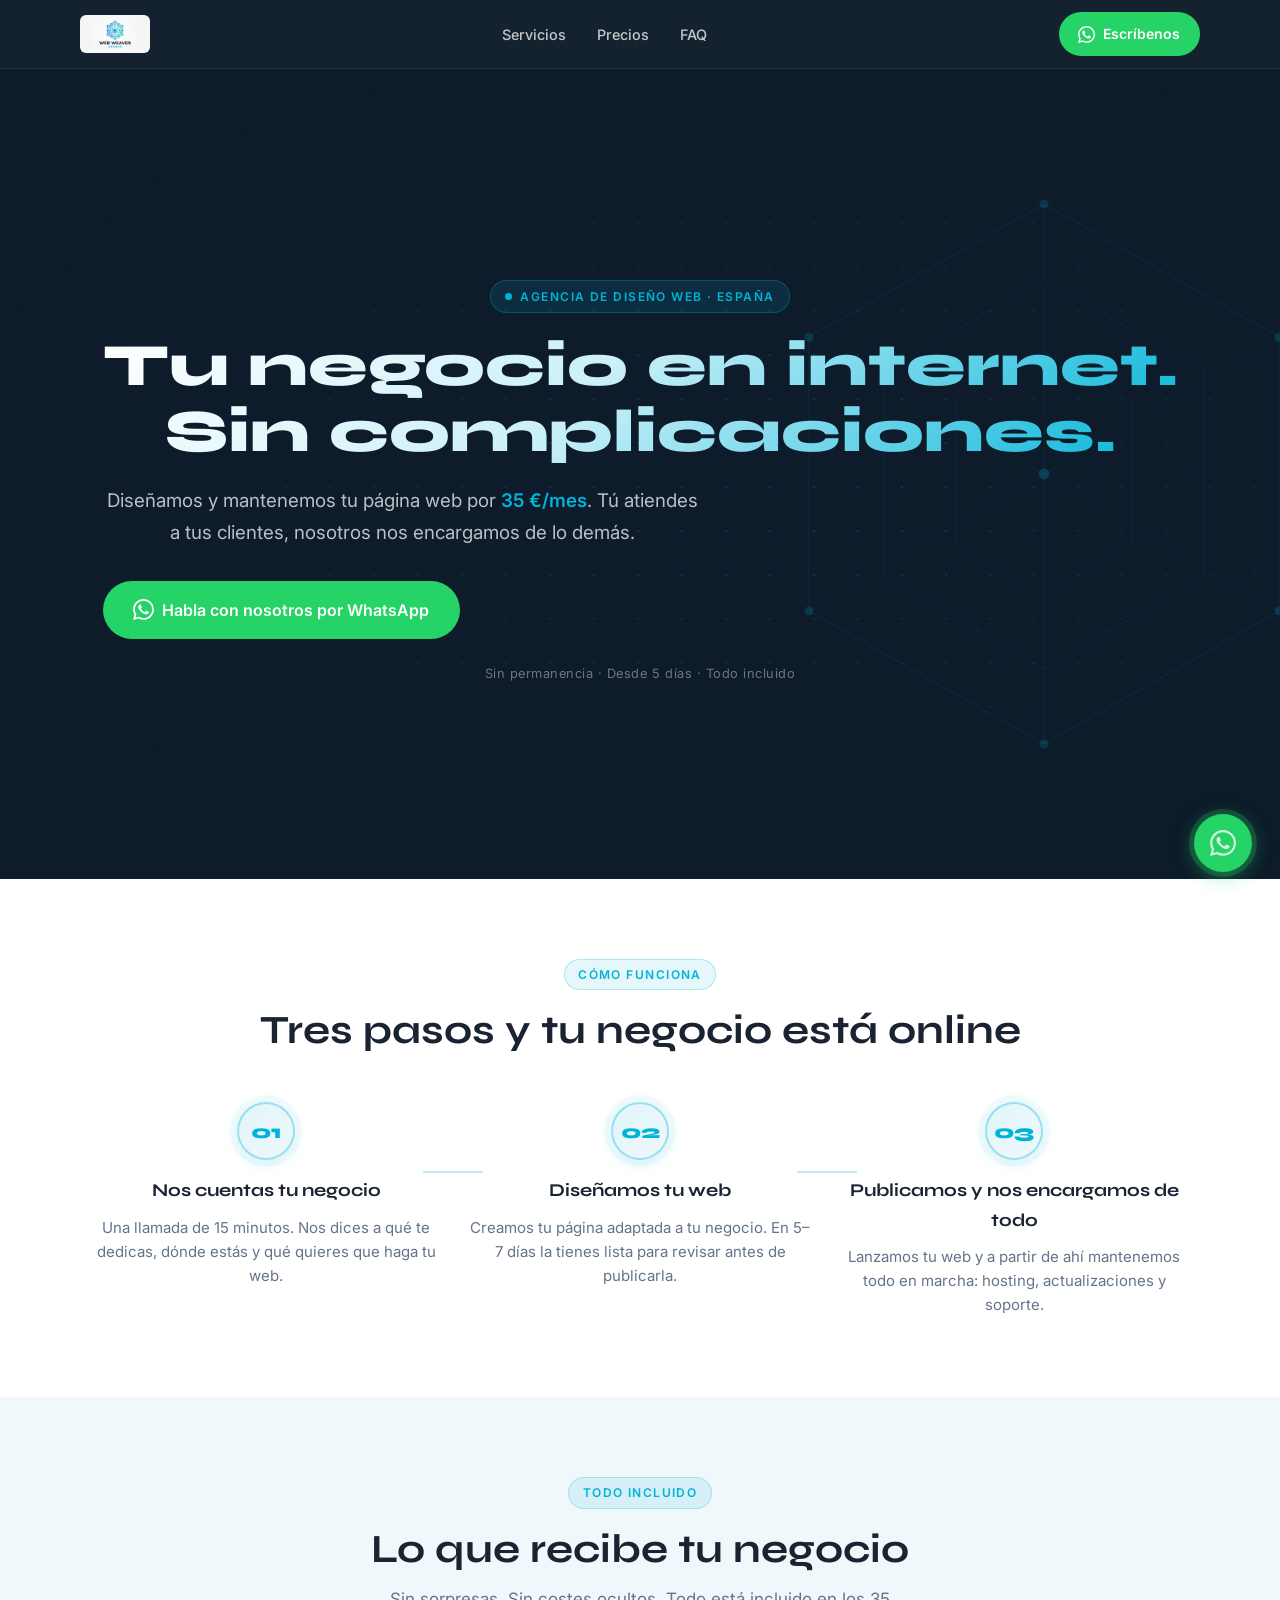
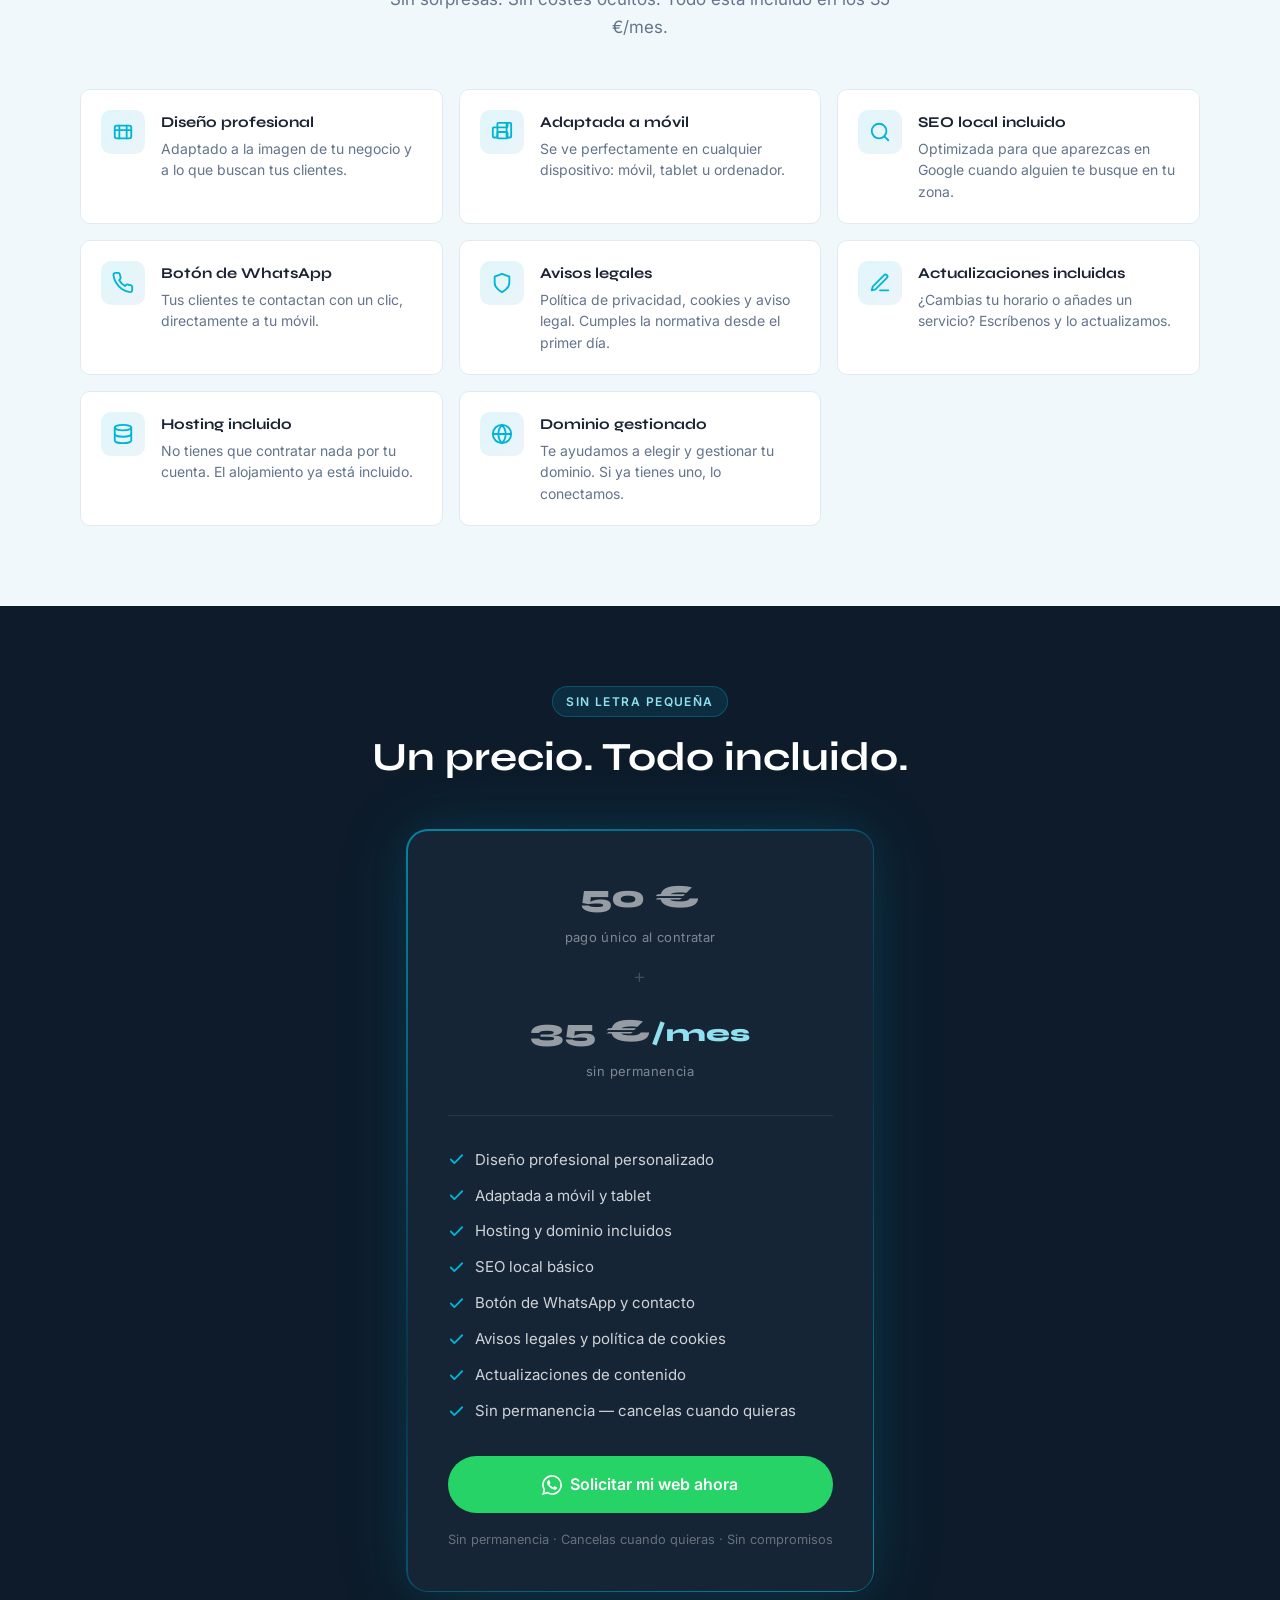
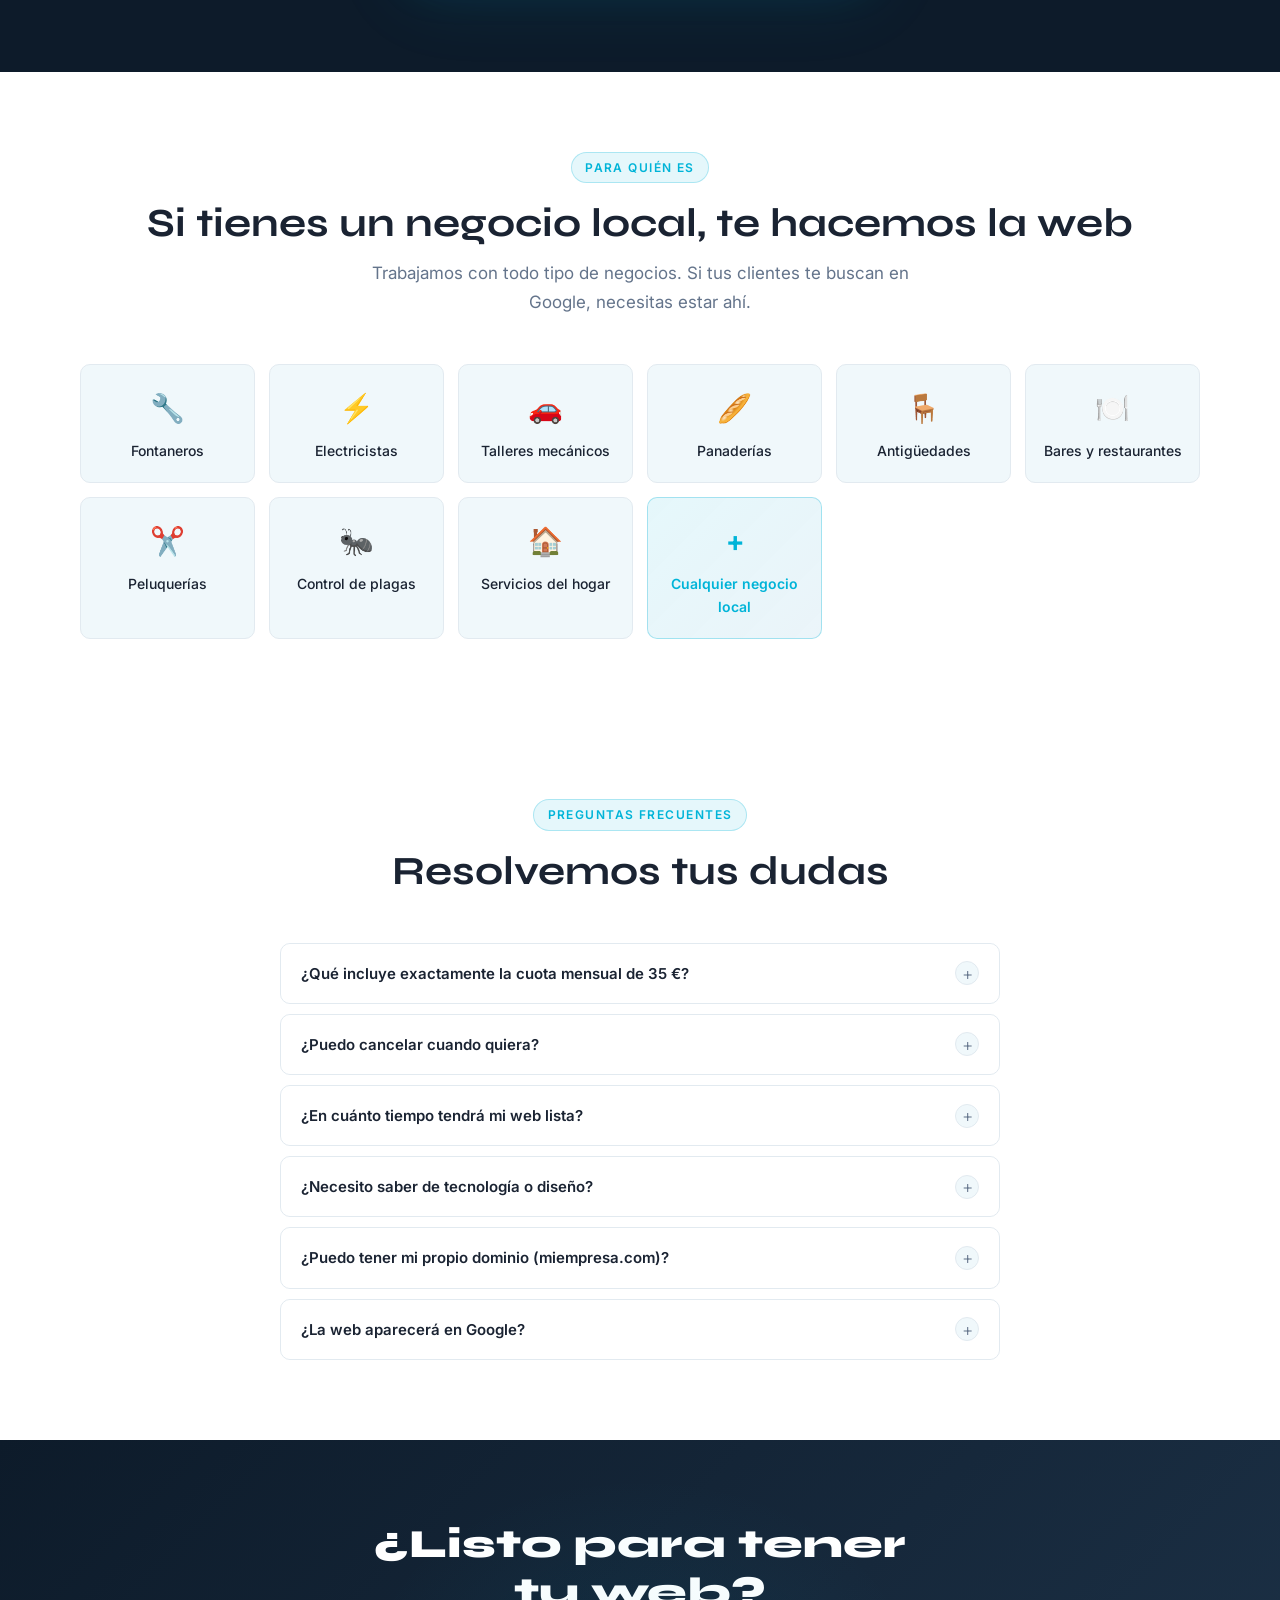
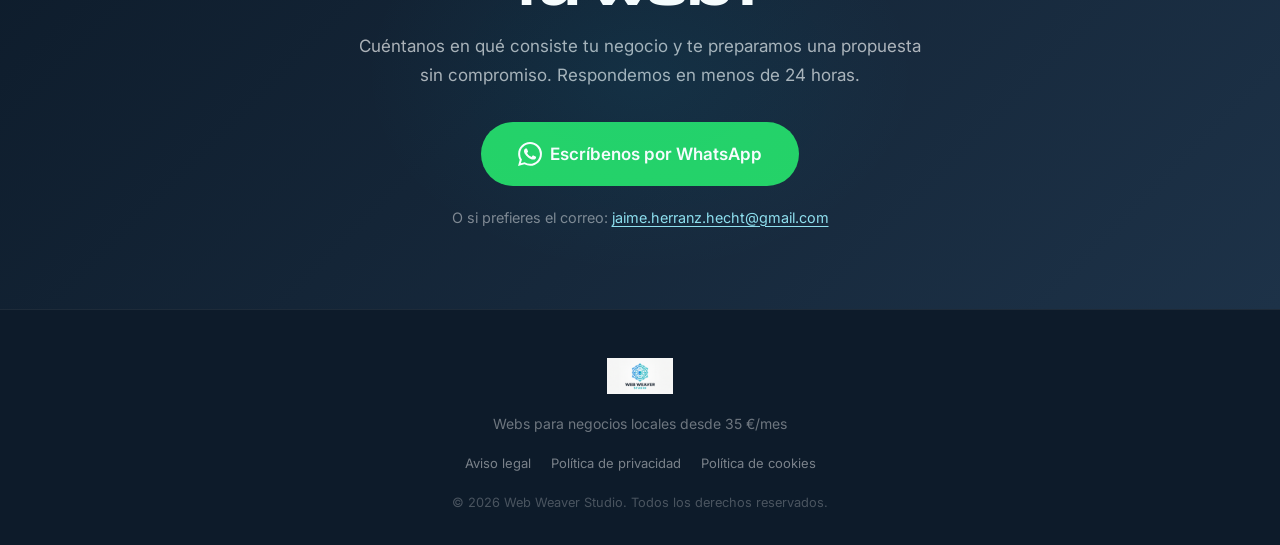
<file: index.html>
<!DOCTYPE html>
<html lang="es">
<head>
  <meta charset="UTF-8">
  <meta name="viewport" content="width=device-width, initial-scale=1.0">
  <title>Web Weaver Studio — Webs para negocios locales desde 35 €/mes</title>
  <meta name="description" content="Diseñamos y mantenemos tu página web por 35 €/mes. Sin complicaciones ni contratos. Para fontaneros, electricistas, talleres y todo tipo de negocios locales en España.">
  <link rel="canonical" href="https://[[DOMINIO]]/">
  <meta name="robots" content="index, follow">

  <!-- Open Graph -->
  <meta property="og:title" content="Web Weaver Studio — Webs para negocios locales desde 35 €/mes">
  <meta property="og:description" content="Diseñamos y mantenemos tu página web por 35 €/mes. Sin complicaciones ni contratos.">
  <meta property="og:image" content="https://[[DOMINIO]]/img/og-image.jpg">
  <meta property="og:url" content="https://[[DOMINIO]]/">
  <meta property="og:type" content="website">
  <meta property="og:locale" content="es_ES">

  <!-- Twitter Card -->
  <meta name="twitter:card" content="summary_large_image">
  <meta name="twitter:title" content="Web Weaver Studio — Webs para negocios locales desde 35 €/mes">
  <meta name="twitter:description" content="Diseñamos y mantenemos tu página web por 35 €/mes. Sin complicaciones ni contratos.">
  <meta name="twitter:image" content="https://[[DOMINIO]]/img/og-image.jpg">

  <!-- Schema.org JSON-LD -->
  <script type="application/ld+json">
  {
    "@context": "https://schema.org",
    "@type": "ProfessionalService",
    "@id": "https://[[DOMINIO]]/#negocio",
    "name": "Web Weaver Studio",
    "description": "Agencia de diseño web para negocios locales. Páginas web profesionales desde 35 €/mes sin permanencia.",
    "url": "https://[[DOMINIO]]",
    "email": "jaime.herranz.hecht@gmail.com",
    "serviceType": "Diseño Web",
    "areaServed": {
      "@type": "Country",
      "name": "España"
    },
    "hasOfferCatalog": {
      "@type": "OfferCatalog",
      "name": "Webs para negocios locales",
      "itemListElement": [
        {
          "@type": "Offer",
          "name": "Web profesional para negocio local",
          "price": "35.00",
          "priceCurrency": "EUR",
          "description": "Diseño, hosting, mantenimiento y SEO local. Sin permanencia."
        }
      ]
    }
  }
  </script>

  <link rel="preconnect" href="https://fonts.googleapis.com">
  <link rel="preconnect" href="https://fonts.gstatic.com" crossorigin>
  <link href="https://fonts.googleapis.com/css2?family=Syne:wght@600;700;800&family=Inter:ital,wght@0,400;0,500;0,600;1,400&display=swap" rel="stylesheet">
  <link rel="stylesheet" href="css/styles.css">
</head>
<body>

  <!-- ===== HEADER ===== -->
  <header class="header" id="header">
    <div class="container header__inner">
      <a href="#inicio" class="header__logo" aria-label="Web Weaver Studio — inicio">
        <img src="img/logo.png" alt="Web Weaver Studio" width="160" height="48">
      </a>
      <nav class="nav" id="navMenu" role="navigation" aria-label="Menú principal">
        <ul class="nav__list">
          <li><a href="#servicios" class="nav__link">Servicios</a></li>
          <li><a href="#precios" class="nav__link">Precios</a></li>
          <!-- <li><a href="#ejemplos" class="nav__link">Ejemplos</a></li> -->
          <li><a href="#faq" class="nav__link">FAQ</a></li>
        </ul>
      </nav>
      <a href="https://wa.me/34XXXXXXXXX?text=Hola%2C%20me%20interesa%20una%20web%20para%20mi%20negocio"
         class="btn btn--whatsapp btn--sm header__cta"
         target="_blank" rel="noopener noreferrer"
         aria-label="Contactar por WhatsApp">
        <svg xmlns="http://www.w3.org/2000/svg" width="17" height="17" viewBox="0 0 24 24" fill="currentColor" aria-hidden="true"><path d="M17.472 14.382c-.297-.149-1.758-.867-2.03-.967-.273-.099-.471-.148-.67.15-.197.297-.767.966-.94 1.164-.173.199-.347.223-.644.075-.297-.15-1.255-.463-2.39-1.475-.883-.788-1.48-1.761-1.653-2.059-.173-.297-.018-.458.13-.606.134-.133.298-.347.446-.52.149-.174.198-.298.298-.497.099-.198.05-.371-.025-.52-.075-.149-.669-1.612-.916-2.207-.242-.579-.487-.5-.669-.51a12.8 12.8 0 0 0-.57-.01c-.198 0-.52.074-.792.372-.272.297-1.04 1.016-1.04 2.479 0 1.462 1.065 2.875 1.213 3.074.149.198 2.096 3.2 5.077 4.487.709.306 1.262.489 1.694.625.712.227 1.36.195 1.871.118.571-.085 1.758-.719 2.006-1.413.248-.694.248-1.289.173-1.413-.074-.124-.272-.198-.57-.347m-5.421 7.403h-.004a9.87 9.87 0 0 1-5.031-1.378l-.361-.214-3.741.982.998-3.648-.235-.374a9.86 9.86 0 0 1-1.51-5.26c.001-5.45 4.436-9.884 9.888-9.884 2.64 0 5.122 1.03 6.988 2.898a9.825 9.825 0 0 1 2.893 6.994c-.003 5.45-4.437 9.884-9.885 9.884m8.413-18.297A11.815 11.815 0 0 0 12.05 0C5.495 0 .16 5.335.157 11.892c0 2.096.547 4.142 1.588 5.945L.057 24l6.305-1.654a11.882 11.882 0 0 0 5.683 1.448h.005c6.554 0 11.89-5.335 11.893-11.893a11.821 11.821 0 0 0-3.48-8.413Z"/></svg>
        Escríbenos
      </a>
      <button class="nav-toggle" id="navToggle"
              aria-label="Abrir menú" aria-expanded="false" aria-controls="navMenu">
        <span></span><span></span><span></span>
      </button>
    </div>
  </header>

  <!-- ===== HERO ===== -->
  <section class="hero" id="inicio" aria-label="Inicio">
    <div class="hero__bg" aria-hidden="true">
      <svg class="hero__web-svg" viewBox="0 0 600 600" xmlns="http://www.w3.org/2000/svg" aria-hidden="true">
        <g stroke="#00b4d8" stroke-width="1" fill="none">
          <polygon points="300,30 535,163 535,437 300,570 65,437 65,163" opacity="0.18"/>
          <polygon points="300,105 460,198 460,402 300,495 140,402 140,198" opacity="0.14"/>
          <polygon points="300,178 388,228 388,372 300,422 212,372 212,228" opacity="0.11"/>
          <polygon points="300,240 345,267 345,333 300,360 255,333 255,267" opacity="0.08"/>
          <line x1="300" y1="30"  x2="300" y2="570" opacity="0.10"/>
          <line x1="65"  y1="163" x2="535" y2="437" opacity="0.10"/>
          <line x1="535" y1="163" x2="65"  y2="437" opacity="0.10"/>
          <line x1="300" y1="30"  x2="65"  y2="437" opacity="0.07"/>
          <line x1="300" y1="30"  x2="535" y2="437" opacity="0.07"/>
          <line x1="65"  y1="163" x2="300" y2="570" opacity="0.07"/>
          <line x1="535" y1="163" x2="300" y2="570" opacity="0.07"/>
          <circle cx="300" cy="30"  r="4" fill="#00b4d8" opacity="0.30"/>
          <circle cx="535" cy="163" r="4" fill="#00b4d8" opacity="0.30"/>
          <circle cx="535" cy="437" r="4" fill="#00b4d8" opacity="0.30"/>
          <circle cx="300" cy="570" r="4" fill="#00b4d8" opacity="0.30"/>
          <circle cx="65"  cy="437" r="4" fill="#00b4d8" opacity="0.30"/>
          <circle cx="65"  cy="163" r="4" fill="#00b4d8" opacity="0.30"/>
          <circle cx="300" cy="300" r="5" fill="#00b4d8" opacity="0.40"/>
        </g>
      </svg>
    </div>
    <div class="container hero__inner">
      <div class="hero__content">
        <span class="hero__badge fade-in"><span class="hero__badge-dot" aria-hidden="true"></span>Agencia de diseño web · España</span>
        <h1 class="hero__title fade-in">Tu negocio en internet.<br>Sin complicaciones.</h1>
        <p class="hero__subtitle fade-in">
          Diseñamos y mantenemos tu página web por <strong>35 €/mes</strong>.
          Tú atiendes a tus clientes, nosotros nos encargamos de lo demás.
        </p>
        <div class="hero__actions fade-in">
          <a href="https://wa.me/34XXXXXXXXX?text=Hola%2C%20me%20interesa%20una%20web%20para%20mi%20negocio"
             class="btn btn--whatsapp btn--lg"
             target="_blank" rel="noopener noreferrer">
            <svg xmlns="http://www.w3.org/2000/svg" width="21" height="21" viewBox="0 0 24 24" fill="currentColor" aria-hidden="true"><path d="M17.472 14.382c-.297-.149-1.758-.867-2.03-.967-.273-.099-.471-.148-.67.15-.197.297-.767.966-.94 1.164-.173.199-.347.223-.644.075-.297-.15-1.255-.463-2.39-1.475-.883-.788-1.48-1.761-1.653-2.059-.173-.297-.018-.458.13-.606.134-.133.298-.347.446-.52.149-.174.198-.298.298-.497.099-.198.05-.371-.025-.52-.075-.149-.669-1.612-.916-2.207-.242-.579-.487-.5-.669-.51a12.8 12.8 0 0 0-.57-.01c-.198 0-.52.074-.792.372-.272.297-1.04 1.016-1.04 2.479 0 1.462 1.065 2.875 1.213 3.074.149.198 2.096 3.2 5.077 4.487.709.306 1.262.489 1.694.625.712.227 1.36.195 1.871.118.571-.085 1.758-.719 2.006-1.413.248-.694.248-1.289.173-1.413-.074-.124-.272-.198-.57-.347m-5.421 7.403h-.004a9.87 9.87 0 0 1-5.031-1.378l-.361-.214-3.741.982.998-3.648-.235-.374a9.86 9.86 0 0 1-1.51-5.26c.001-5.45 4.436-9.884 9.888-9.884 2.64 0 5.122 1.03 6.988 2.898a9.825 9.825 0 0 1 2.893 6.994c-.003 5.45-4.437 9.884-9.885 9.884m8.413-18.297A11.815 11.815 0 0 0 12.05 0C5.495 0 .16 5.335.157 11.892c0 2.096.547 4.142 1.588 5.945L.057 24l6.305-1.654a11.882 11.882 0 0 0 5.683 1.448h.005c6.554 0 11.89-5.335 11.893-11.893a11.821 11.821 0 0 0-3.48-8.413Z"/></svg>
            Habla con nosotros por WhatsApp
          </a>
          <!-- <a href="#ejemplos" class="btn btn--ghost btn--lg">Ver ejemplos ↓</a> -->
        </div>
        <p class="hero__note fade-in">Sin permanencia · Desde 5 días · Todo incluido</p>
      </div>
    </div>
  </section>

  <!-- ===== PROCESO ===== -->
  <section class="section proceso" id="servicios">
    <div class="container">
      <div class="section__header">
        <span class="section__label">Cómo funciona</span>
        <h2 class="section__title">Tres pasos y tu negocio está online</h2>
      </div>
      <div class="proceso__grid">
        <div class="proceso__step fade-in">
          <div class="proceso__number" aria-hidden="true">01</div>
          <h3 class="proceso__step-title">Nos cuentas tu negocio</h3>
          <p>Una llamada de 15 minutos. Nos dices a qué te dedicas, dónde estás y qué quieres que haga tu web.</p>
        </div>
        <div class="proceso__connector" aria-hidden="true"></div>
        <div class="proceso__step fade-in">
          <div class="proceso__number" aria-hidden="true">02</div>
          <h3 class="proceso__step-title">Diseñamos tu web</h3>
          <p>Creamos tu página adaptada a tu negocio. En 5–7 días la tienes lista para revisar antes de publicarla.</p>
        </div>
        <div class="proceso__connector" aria-hidden="true"></div>
        <div class="proceso__step fade-in">
          <div class="proceso__number" aria-hidden="true">03</div>
          <h3 class="proceso__step-title">Publicamos y nos encargamos de todo</h3>
          <p>Lanzamos tu web y a partir de ahí mantenemos todo en marcha: hosting, actualizaciones y soporte.</p>
        </div>
      </div>
    </div>
  </section>

  <!-- ===== QUÉ INCLUYE ===== -->
  <section class="section incluye">
    <div class="container">
      <div class="section__header">
        <span class="section__label">Todo incluido</span>
        <h2 class="section__title">Lo que recibe tu negocio</h2>
        <p class="section__desc">Sin sorpresas. Sin costes ocultos. Todo está incluido en los 35 €/mes.</p>
      </div>
      <div class="incluye__grid">

        <div class="incluye__item fade-in">
          <div class="incluye__icon" aria-hidden="true">
            <svg xmlns="http://www.w3.org/2000/svg" width="22" height="22" viewBox="0 0 24 24" fill="none" stroke="currentColor" stroke-width="2" stroke-linecap="round" stroke-linejoin="round"><rect width="18" height="14" x="3" y="5" rx="2"/><path d="M3 10h18"/><path d="M8 5v14M16 5v14"/></svg>
          </div>
          <div class="incluye__text">
            <h3>Diseño profesional</h3>
            <p>Adaptado a la imagen de tu negocio y a lo que buscan tus clientes.</p>
          </div>
        </div>

        <div class="incluye__item fade-in">
          <div class="incluye__icon" aria-hidden="true">
            <svg xmlns="http://www.w3.org/2000/svg" width="22" height="22" viewBox="0 0 24 24" fill="none" stroke="currentColor" stroke-width="2" stroke-linecap="round" stroke-linejoin="round"><rect width="5" height="11" x="2" y="7" rx="1"/><rect width="5" height="16" x="17" y="2" rx="1"/><rect width="11" height="7" x="7" y="12" rx="1"/><rect width="11" height="5" x="7" y="2" rx="1"/></svg>
          </div>
          <div class="incluye__text">
            <h3>Adaptada a móvil</h3>
            <p>Se ve perfectamente en cualquier dispositivo: móvil, tablet u ordenador.</p>
          </div>
        </div>

        <div class="incluye__item fade-in">
          <div class="incluye__icon" aria-hidden="true">
            <svg xmlns="http://www.w3.org/2000/svg" width="22" height="22" viewBox="0 0 24 24" fill="none" stroke="currentColor" stroke-width="2" stroke-linecap="round" stroke-linejoin="round"><circle cx="11" cy="11" r="8"/><path d="m21 21-4.3-4.3"/></svg>
          </div>
          <div class="incluye__text">
            <h3>SEO local incluido</h3>
            <p>Optimizada para que aparezcas en Google cuando alguien te busque en tu zona.</p>
          </div>
        </div>

        <div class="incluye__item fade-in">
          <div class="incluye__icon" aria-hidden="true">
            <svg xmlns="http://www.w3.org/2000/svg" width="22" height="22" viewBox="0 0 24 24" fill="none" stroke="currentColor" stroke-width="2" stroke-linecap="round" stroke-linejoin="round"><path d="M22 16.92v3a2 2 0 0 1-2.18 2 19.79 19.79 0 0 1-8.63-3.07A19.5 19.5 0 0 1 4.69 12 19.79 19.79 0 0 1 1.61 3.38 2 2 0 0 1 3.58 1h3a2 2 0 0 1 2 1.72c.127.96.361 1.903.7 2.81a2 2 0 0 1-.45 2.11L7.91 8.96a16 16 0 0 0 6.29 6.29l1.13-1.13a2 2 0 0 1 2.11-.45c.907.339 1.85.573 2.81.7A2 2 0 0 1 22 16.92z"/></svg>
          </div>
          <div class="incluye__text">
            <h3>Botón de WhatsApp</h3>
            <p>Tus clientes te contactan con un clic, directamente a tu móvil.</p>
          </div>
        </div>

        <div class="incluye__item fade-in">
          <div class="incluye__icon" aria-hidden="true">
            <svg xmlns="http://www.w3.org/2000/svg" width="22" height="22" viewBox="0 0 24 24" fill="none" stroke="currentColor" stroke-width="2" stroke-linecap="round" stroke-linejoin="round"><path d="M12 22s8-4 8-10V5l-8-3-8 3v7c0 6 8 10 8 10z"/></svg>
          </div>
          <div class="incluye__text">
            <h3>Avisos legales</h3>
            <p>Política de privacidad, cookies y aviso legal. Cumples la normativa desde el primer día.</p>
          </div>
        </div>

        <div class="incluye__item fade-in">
          <div class="incluye__icon" aria-hidden="true">
            <svg xmlns="http://www.w3.org/2000/svg" width="22" height="22" viewBox="0 0 24 24" fill="none" stroke="currentColor" stroke-width="2" stroke-linecap="round" stroke-linejoin="round"><path d="M12 20h9"/><path d="M16.5 3.5a2.12 2.12 0 0 1 3 3L7 19l-4 1 1-4Z"/></svg>
          </div>
          <div class="incluye__text">
            <h3>Actualizaciones incluidas</h3>
            <p>¿Cambias tu horario o añades un servicio? Escríbenos y lo actualizamos.</p>
          </div>
        </div>

        <div class="incluye__item fade-in">
          <div class="incluye__icon" aria-hidden="true">
            <svg xmlns="http://www.w3.org/2000/svg" width="22" height="22" viewBox="0 0 24 24" fill="none" stroke="currentColor" stroke-width="2" stroke-linecap="round" stroke-linejoin="round"><ellipse cx="12" cy="5" rx="9" ry="3"/><path d="M3 5v14c0 1.66 4.03 3 9 3s9-1.34 9-3V5"/><path d="M3 12c0 1.66 4.03 3 9 3s9-1.34 9-3"/></svg>
          </div>
          <div class="incluye__text">
            <h3>Hosting incluido</h3>
            <p>No tienes que contratar nada por tu cuenta. El alojamiento ya está incluido.</p>
          </div>
        </div>

        <div class="incluye__item fade-in">
          <div class="incluye__icon" aria-hidden="true">
            <svg xmlns="http://www.w3.org/2000/svg" width="22" height="22" viewBox="0 0 24 24" fill="none" stroke="currentColor" stroke-width="2" stroke-linecap="round" stroke-linejoin="round"><circle cx="12" cy="12" r="10"/><path d="M12 2a14.5 14.5 0 0 0 0 20 14.5 14.5 0 0 0 0-20"/><path d="M2 12h20"/></svg>
          </div>
          <div class="incluye__text">
            <h3>Dominio gestionado</h3>
            <p>Te ayudamos a elegir y gestionar tu dominio. Si ya tienes uno, lo conectamos.</p>
          </div>
        </div>

      </div>
    </div>
  </section>

  <!-- ===== PRECIO ===== -->
  <section class="section precio" id="precios">
    <div class="container">
      <div class="section__header section__header--light">
        <span class="section__label section__label--light">Sin letra pequeña</span>
        <h2 class="section__title section__title--light">Un precio. Todo incluido.</h2>
      </div>
      <div class="precio__wrapper">
        <div class="precio__frame">
        <div class="precio__card fade-in">
          <div class="precio__top">
            <div class="precio__row">
              <span class="precio__amount">50 €</span>
              <span class="precio__period">pago único al contratar</span>
            </div>
            <div class="precio__plus" aria-hidden="true">+</div>
            <div class="precio__row">
              <span class="precio__amount precio__amount--main">35 €<span class="precio__mes">/mes</span></span>
              <span class="precio__period">sin permanencia</span>
            </div>
          </div>
          <ul class="precio__list" aria-label="Incluye">
            <li>
              <svg xmlns="http://www.w3.org/2000/svg" width="17" height="17" viewBox="0 0 24 24" fill="none" stroke="currentColor" stroke-width="2.5" stroke-linecap="round" stroke-linejoin="round" aria-hidden="true"><path d="M20 6 9 17l-5-5"/></svg>
              Diseño profesional personalizado
            </li>
            <li>
              <svg xmlns="http://www.w3.org/2000/svg" width="17" height="17" viewBox="0 0 24 24" fill="none" stroke="currentColor" stroke-width="2.5" stroke-linecap="round" stroke-linejoin="round" aria-hidden="true"><path d="M20 6 9 17l-5-5"/></svg>
              Adaptada a móvil y tablet
            </li>
            <li>
              <svg xmlns="http://www.w3.org/2000/svg" width="17" height="17" viewBox="0 0 24 24" fill="none" stroke="currentColor" stroke-width="2.5" stroke-linecap="round" stroke-linejoin="round" aria-hidden="true"><path d="M20 6 9 17l-5-5"/></svg>
              Hosting y dominio incluidos
            </li>
            <li>
              <svg xmlns="http://www.w3.org/2000/svg" width="17" height="17" viewBox="0 0 24 24" fill="none" stroke="currentColor" stroke-width="2.5" stroke-linecap="round" stroke-linejoin="round" aria-hidden="true"><path d="M20 6 9 17l-5-5"/></svg>
              SEO local básico
            </li>
            <li>
              <svg xmlns="http://www.w3.org/2000/svg" width="17" height="17" viewBox="0 0 24 24" fill="none" stroke="currentColor" stroke-width="2.5" stroke-linecap="round" stroke-linejoin="round" aria-hidden="true"><path d="M20 6 9 17l-5-5"/></svg>
              Botón de WhatsApp y contacto
            </li>
            <li>
              <svg xmlns="http://www.w3.org/2000/svg" width="17" height="17" viewBox="0 0 24 24" fill="none" stroke="currentColor" stroke-width="2.5" stroke-linecap="round" stroke-linejoin="round" aria-hidden="true"><path d="M20 6 9 17l-5-5"/></svg>
              Avisos legales y política de cookies
            </li>
            <li>
              <svg xmlns="http://www.w3.org/2000/svg" width="17" height="17" viewBox="0 0 24 24" fill="none" stroke="currentColor" stroke-width="2.5" stroke-linecap="round" stroke-linejoin="round" aria-hidden="true"><path d="M20 6 9 17l-5-5"/></svg>
              Actualizaciones de contenido
            </li>
            <li>
              <svg xmlns="http://www.w3.org/2000/svg" width="17" height="17" viewBox="0 0 24 24" fill="none" stroke="currentColor" stroke-width="2.5" stroke-linecap="round" stroke-linejoin="round" aria-hidden="true"><path d="M20 6 9 17l-5-5"/></svg>
              Sin permanencia — cancelas cuando quieras
            </li>
          </ul>
          <a href="https://wa.me/34XXXXXXXXX?text=Hola%2C%20me%20interesa%20una%20web%20para%20mi%20negocio"
             class="btn btn--whatsapp btn--lg btn--full"
             target="_blank" rel="noopener noreferrer">
            <svg xmlns="http://www.w3.org/2000/svg" width="20" height="20" viewBox="0 0 24 24" fill="currentColor" aria-hidden="true"><path d="M17.472 14.382c-.297-.149-1.758-.867-2.03-.967-.273-.099-.471-.148-.67.15-.197.297-.767.966-.94 1.164-.173.199-.347.223-.644.075-.297-.15-1.255-.463-2.39-1.475-.883-.788-1.48-1.761-1.653-2.059-.173-.297-.018-.458.13-.606.134-.133.298-.347.446-.52.149-.174.198-.298.298-.497.099-.198.05-.371-.025-.52-.075-.149-.669-1.612-.916-2.207-.242-.579-.487-.5-.669-.51a12.8 12.8 0 0 0-.57-.01c-.198 0-.52.074-.792.372-.272.297-1.04 1.016-1.04 2.479 0 1.462 1.065 2.875 1.213 3.074.149.198 2.096 3.2 5.077 4.487.709.306 1.262.489 1.694.625.712.227 1.36.195 1.871.118.571-.085 1.758-.719 2.006-1.413.248-.694.248-1.289.173-1.413-.074-.124-.272-.198-.57-.347m-5.421 7.403h-.004a9.87 9.87 0 0 1-5.031-1.378l-.361-.214-3.741.982.998-3.648-.235-.374a9.86 9.86 0 0 1-1.51-5.26c.001-5.45 4.436-9.884 9.888-9.884 2.64 0 5.122 1.03 6.988 2.898a9.825 9.825 0 0 1 2.893 6.994c-.003 5.45-4.437 9.884-9.885 9.884m8.413-18.297A11.815 11.815 0 0 0 12.05 0C5.495 0 .16 5.335.157 11.892c0 2.096.547 4.142 1.588 5.945L.057 24l6.305-1.654a11.882 11.882 0 0 0 5.683 1.448h.005c6.554 0 11.89-5.335 11.893-11.893a11.821 11.821 0 0 0-3.48-8.413Z"/></svg>
            Solicitar mi web ahora
          </a>
          <p class="precio__nota">Sin permanencia · Cancelas cuando quieras · Sin compromisos</p>
        </div>
        </div>
      </div>
    </div>
  </section>

  <!-- ===== PARA QUIÉN ===== -->
  <section class="section paraquien">
    <div class="container">
      <div class="section__header">
        <span class="section__label">Para quién es</span>
        <h2 class="section__title">Si tienes un negocio local, te hacemos la web</h2>
        <p class="section__desc">Trabajamos con todo tipo de negocios. Si tus clientes te buscan en Google, necesitas estar ahí.</p>
      </div>
      <div class="paraquien__grid">
        <div class="paraquien__item fade-in"><span aria-hidden="true">🔧</span><span>Fontaneros</span></div>
        <div class="paraquien__item fade-in"><span aria-hidden="true">⚡</span><span>Electricistas</span></div>
        <div class="paraquien__item fade-in"><span aria-hidden="true">🚗</span><span>Talleres mecánicos</span></div>
        <div class="paraquien__item fade-in"><span aria-hidden="true">🥖</span><span>Panaderías</span></div>
        <div class="paraquien__item fade-in"><span aria-hidden="true">🪑</span><span>Antigüedades</span></div>
        <div class="paraquien__item fade-in"><span aria-hidden="true">🍽️</span><span>Bares y restaurantes</span></div>
        <div class="paraquien__item fade-in"><span aria-hidden="true">✂️</span><span>Peluquerías</span></div>
        <div class="paraquien__item fade-in"><span aria-hidden="true">🐜</span><span>Control de plagas</span></div>
        <div class="paraquien__item fade-in"><span aria-hidden="true">🏠</span><span>Servicios del hogar</span></div>
        <div class="paraquien__item paraquien__item--more fade-in"><span aria-hidden="true">+</span><span>Cualquier negocio local</span></div>
      </div>
    </div>
  </section>

  <!-- ===== EJEMPLOS ===== -->
  <section class="section ejemplos" id="ejemplos" style="display:none">
    <div class="container">
      <div class="section__header">
        <span class="section__label">Nuestro trabajo</span>
        <h2 class="section__title">Webs que ya hemos lanzado</h2>
        <p class="section__desc">Webs reales para negocios reales. Sencillas, rápidas y optimizadas para aparecer en Google.</p>
      </div>
      <div class="ejemplos__grid">

        <article class="ejemplo__card fade-in">
          <div class="ejemplo__preview ejemplo__preview--fontaneria">
            <span class="ejemplo__badge">Fontanería</span>
          </div>
          <div class="ejemplo__body">
            <h3>Fontamadrid</h3>
            <p>Fontanería y suministros en el barrio de Salamanca, Madrid.</p>
          </div>
        </article>

        <article class="ejemplo__card fade-in">
          <div class="ejemplo__preview ejemplo__preview--taller">
            <span class="ejemplo__badge">Taller de chapa y pintura</span>
          </div>
          <div class="ejemplo__body">
            <h3>Taller Riscal Ibiza</h3>
            <p>Reparación de carrocería y pintura al horno en el barrio de Retiro, Madrid.</p>
          </div>
        </article>

        <article class="ejemplo__card fade-in">
          <div class="ejemplo__preview ejemplo__preview--plagas">
            <span class="ejemplo__badge">Control de plagas</span>
          </div>
          <div class="ejemplo__body">
            <h3>Desintorre</h3>
            <p>Fumigación y control de plagas en Madrid, disponible 24 horas.</p>
          </div>
        </article>

        <article class="ejemplo__card fade-in">
          <div class="ejemplo__preview ejemplo__preview--antiguedades">
            <span class="ejemplo__badge">Antigüedades</span>
          </div>
          <div class="ejemplo__body">
            <h3>Chamarilería</h3>
            <p>Tienda especializada en antigüedades, muebles y coleccionismo.</p>
          </div>
        </article>

        <article class="ejemplo__card fade-in">
          <div class="ejemplo__preview ejemplo__preview--bar">
            <span class="ejemplo__badge">Restaurante</span>
          </div>
          <div class="ejemplo__body">
            <h3>Bar Manaba</h3>
            <p>Bar especializado en cocina ecuatoriana en Madrid.</p>
          </div>
        </article>

        <article class="ejemplo__card ejemplo__card--cta fade-in">
          <div class="ejemplo__cta-inner">
            <p>Tu negocio podría ser el siguiente</p>
            <a href="https://wa.me/34XXXXXXXXX?text=Hola%2C%20me%20interesa%20una%20web%20para%20mi%20negocio"
               class="btn btn--whatsapp"
               target="_blank" rel="noopener noreferrer">
              Hablemos
            </a>
          </div>
        </article>

      </div>
    </div>
  </section>

  <!-- ===== FAQ ===== -->
  <section class="section faq" id="faq">
    <div class="container">
      <div class="section__header">
        <span class="section__label">Preguntas frecuentes</span>
        <h2 class="section__title">Resolvemos tus dudas</h2>
      </div>
      <div class="faq__list">

        <div class="faq__item fade-in">
          <button class="faq__question" aria-expanded="false">
            ¿Qué incluye exactamente la cuota mensual de 35 €?
            <span class="faq__icon" aria-hidden="true"></span>
          </button>
          <div class="faq__answer" role="region">
            <p>Todo: hosting, mantenimiento técnico, actualizaciones de contenido (horarios, servicios, textos), soporte ante cualquier incidencia y gestión del dominio. No hay costes adicionales ocultos.</p>
          </div>
        </div>

        <div class="faq__item fade-in">
          <button class="faq__question" aria-expanded="false">
            ¿Puedo cancelar cuando quiera?
            <span class="faq__icon" aria-hidden="true"></span>
          </button>
          <div class="faq__answer" role="region">
            <p>Sí. No hay permanencia ni contrato de larga duración. Con un mes de preaviso damos de baja el servicio sin ningún coste adicional.</p>
          </div>
        </div>

        <div class="faq__item fade-in">
          <button class="faq__question" aria-expanded="false">
            ¿En cuánto tiempo tendrá mi web lista?
            <span class="faq__icon" aria-hidden="true"></span>
          </button>
          <div class="faq__answer" role="region">
            <p>Normalmente entre 5 y 7 días laborables desde que nos facilitas la información de tu negocio. Antes de publicarla te la enviamos para que la revises y des el visto bueno.</p>
          </div>
        </div>

        <div class="faq__item fade-in">
          <button class="faq__question" aria-expanded="false">
            ¿Necesito saber de tecnología o diseño?
            <span class="faq__icon" aria-hidden="true"></span>
          </button>
          <div class="faq__answer" role="region">
            <p>Para nada. Nos encargamos de todo: diseño, programación, hosting, dominio y mantenimiento. Tú solo tienes que contarnos qué hace tu negocio y darnos el visto bueno al diseño.</p>
          </div>
        </div>

        <div class="faq__item fade-in">
          <button class="faq__question" aria-expanded="false">
            ¿Puedo tener mi propio dominio (miempresa.com)?
            <span class="faq__icon" aria-hidden="true"></span>
          </button>
          <div class="faq__answer" role="region">
            <p>Sí. Te ayudamos a elegir y registrar tu dominio si todavía no tienes uno. Si ya tienes uno contratado, lo conectamos a tu nueva web sin problema.</p>
          </div>
        </div>

        <div class="faq__item fade-in">
          <button class="faq__question" aria-expanded="false">
            ¿La web aparecerá en Google?
            <span class="faq__icon" aria-hidden="true"></span>
          </button>
          <div class="faq__answer" role="region">
            <p>Sí. Todas nuestras webs incluyen SEO local básico: metaetiquetas, datos estructurados (Schema.org) y configuración correcta para que Google indexe tu negocio. Aparecer en los primeros resultados lleva tiempo, pero partimos con todo bien configurado desde el primer día.</p>
          </div>
        </div>

      </div>
    </div>
  </section>

  <!-- ===== CONTACTO ===== -->
  <section class="section contacto" id="contacto">
    <div class="container">
      <div class="contacto__inner fade-in">
        <h2 class="contacto__title">¿Listo para tener tu web?</h2>
        <p class="contacto__subtitle">Cuéntanos en qué consiste tu negocio y te preparamos una propuesta sin compromiso. Respondemos en menos de 24 horas.</p>
        <a href="https://wa.me/34XXXXXXXXX?text=Hola%2C%20me%20interesa%20una%20web%20para%20mi%20negocio"
           class="btn btn--whatsapp btn--xl"
           target="_blank" rel="noopener noreferrer">
          <svg xmlns="http://www.w3.org/2000/svg" width="24" height="24" viewBox="0 0 24 24" fill="currentColor" aria-hidden="true"><path d="M17.472 14.382c-.297-.149-1.758-.867-2.03-.967-.273-.099-.471-.148-.67.15-.197.297-.767.966-.94 1.164-.173.199-.347.223-.644.075-.297-.15-1.255-.463-2.39-1.475-.883-.788-1.48-1.761-1.653-2.059-.173-.297-.018-.458.13-.606.134-.133.298-.347.446-.52.149-.174.198-.298.298-.497.099-.198.05-.371-.025-.52-.075-.149-.669-1.612-.916-2.207-.242-.579-.487-.5-.669-.51a12.8 12.8 0 0 0-.57-.01c-.198 0-.52.074-.792.372-.272.297-1.04 1.016-1.04 2.479 0 1.462 1.065 2.875 1.213 3.074.149.198 2.096 3.2 5.077 4.487.709.306 1.262.489 1.694.625.712.227 1.36.195 1.871.118.571-.085 1.758-.719 2.006-1.413.248-.694.248-1.289.173-1.413-.074-.124-.272-.198-.57-.347m-5.421 7.403h-.004a9.87 9.87 0 0 1-5.031-1.378l-.361-.214-3.741.982.998-3.648-.235-.374a9.86 9.86 0 0 1-1.51-5.26c.001-5.45 4.436-9.884 9.888-9.884 2.64 0 5.122 1.03 6.988 2.898a9.825 9.825 0 0 1 2.893 6.994c-.003 5.45-4.437 9.884-9.885 9.884m8.413-18.297A11.815 11.815 0 0 0 12.05 0C5.495 0 .16 5.335.157 11.892c0 2.096.547 4.142 1.588 5.945L.057 24l6.305-1.654a11.882 11.882 0 0 0 5.683 1.448h.005c6.554 0 11.89-5.335 11.893-11.893a11.821 11.821 0 0 0-3.48-8.413Z"/></svg>
          Escríbenos por WhatsApp
        </a>
        <p class="contacto__email">
          O si prefieres el correo:
          <a href="mailto:jaime.herranz.hecht@gmail.com">jaime.herranz.hecht@gmail.com</a>
        </p>
      </div>
    </div>
  </section>

  <!-- ===== FOOTER ===== -->
  <footer class="footer">
    <div class="container footer__inner">
      <a href="#inicio" class="footer__logo" aria-label="Volver al inicio">
        <img src="img/logo.png" alt="Web Weaver Studio" width="130" height="40">
      </a>
      <p class="footer__tagline">Webs para negocios locales desde 35 €/mes</p>
      <nav class="footer__nav" aria-label="Pie de página">
        <a href="aviso-legal.html">Aviso legal</a>
        <a href="politica-privacidad.html">Política de privacidad</a>
        <a href="politica-cookies.html">Política de cookies</a>
      </nav>
      <p class="footer__copy">&copy; 2026 Web Weaver Studio. Todos los derechos reservados.</p>
    </div>
  </footer>

  <!-- ===== FLOATING WHATSAPP ===== -->
  <a href="https://wa.me/34XXXXXXXXX?text=Hola%2C%20me%20interesa%20una%20web%20para%20mi%20negocio"
     class="wa-float"
     target="_blank" rel="noopener noreferrer"
     aria-label="Contactar por WhatsApp">
    <svg xmlns="http://www.w3.org/2000/svg" width="26" height="26" viewBox="0 0 24 24" fill="currentColor" aria-hidden="true"><path d="M17.472 14.382c-.297-.149-1.758-.867-2.03-.967-.273-.099-.471-.148-.67.15-.197.297-.767.966-.94 1.164-.173.199-.347.223-.644.075-.297-.15-1.255-.463-2.39-1.475-.883-.788-1.48-1.761-1.653-2.059-.173-.297-.018-.458.13-.606.134-.133.298-.347.446-.52.149-.174.198-.298.298-.497.099-.198.05-.371-.025-.52-.075-.149-.669-1.612-.916-2.207-.242-.579-.487-.5-.669-.51a12.8 12.8 0 0 0-.57-.01c-.198 0-.52.074-.792.372-.272.297-1.04 1.016-1.04 2.479 0 1.462 1.065 2.875 1.213 3.074.149.198 2.096 3.2 5.077 4.487.709.306 1.262.489 1.694.625.712.227 1.36.195 1.871.118.571-.085 1.758-.719 2.006-1.413.248-.694.248-1.289.173-1.413-.074-.124-.272-.198-.57-.347m-5.421 7.403h-.004a9.87 9.87 0 0 1-5.031-1.378l-.361-.214-3.741.982.998-3.648-.235-.374a9.86 9.86 0 0 1-1.51-5.26c.001-5.45 4.436-9.884 9.888-9.884 2.64 0 5.122 1.03 6.988 2.898a9.825 9.825 0 0 1 2.893 6.994c-.003 5.45-4.437 9.884-9.885 9.884m8.413-18.297A11.815 11.815 0 0 0 12.05 0C5.495 0 .16 5.335.157 11.892c0 2.096.547 4.142 1.588 5.945L.057 24l6.305-1.654a11.882 11.882 0 0 0 5.683 1.448h.005c6.554 0 11.89-5.335 11.893-11.893a11.821 11.821 0 0 0-3.48-8.413Z"/></svg>
  </a>

  <script src="js/main.js"></script>
</body>
</html>
</file>
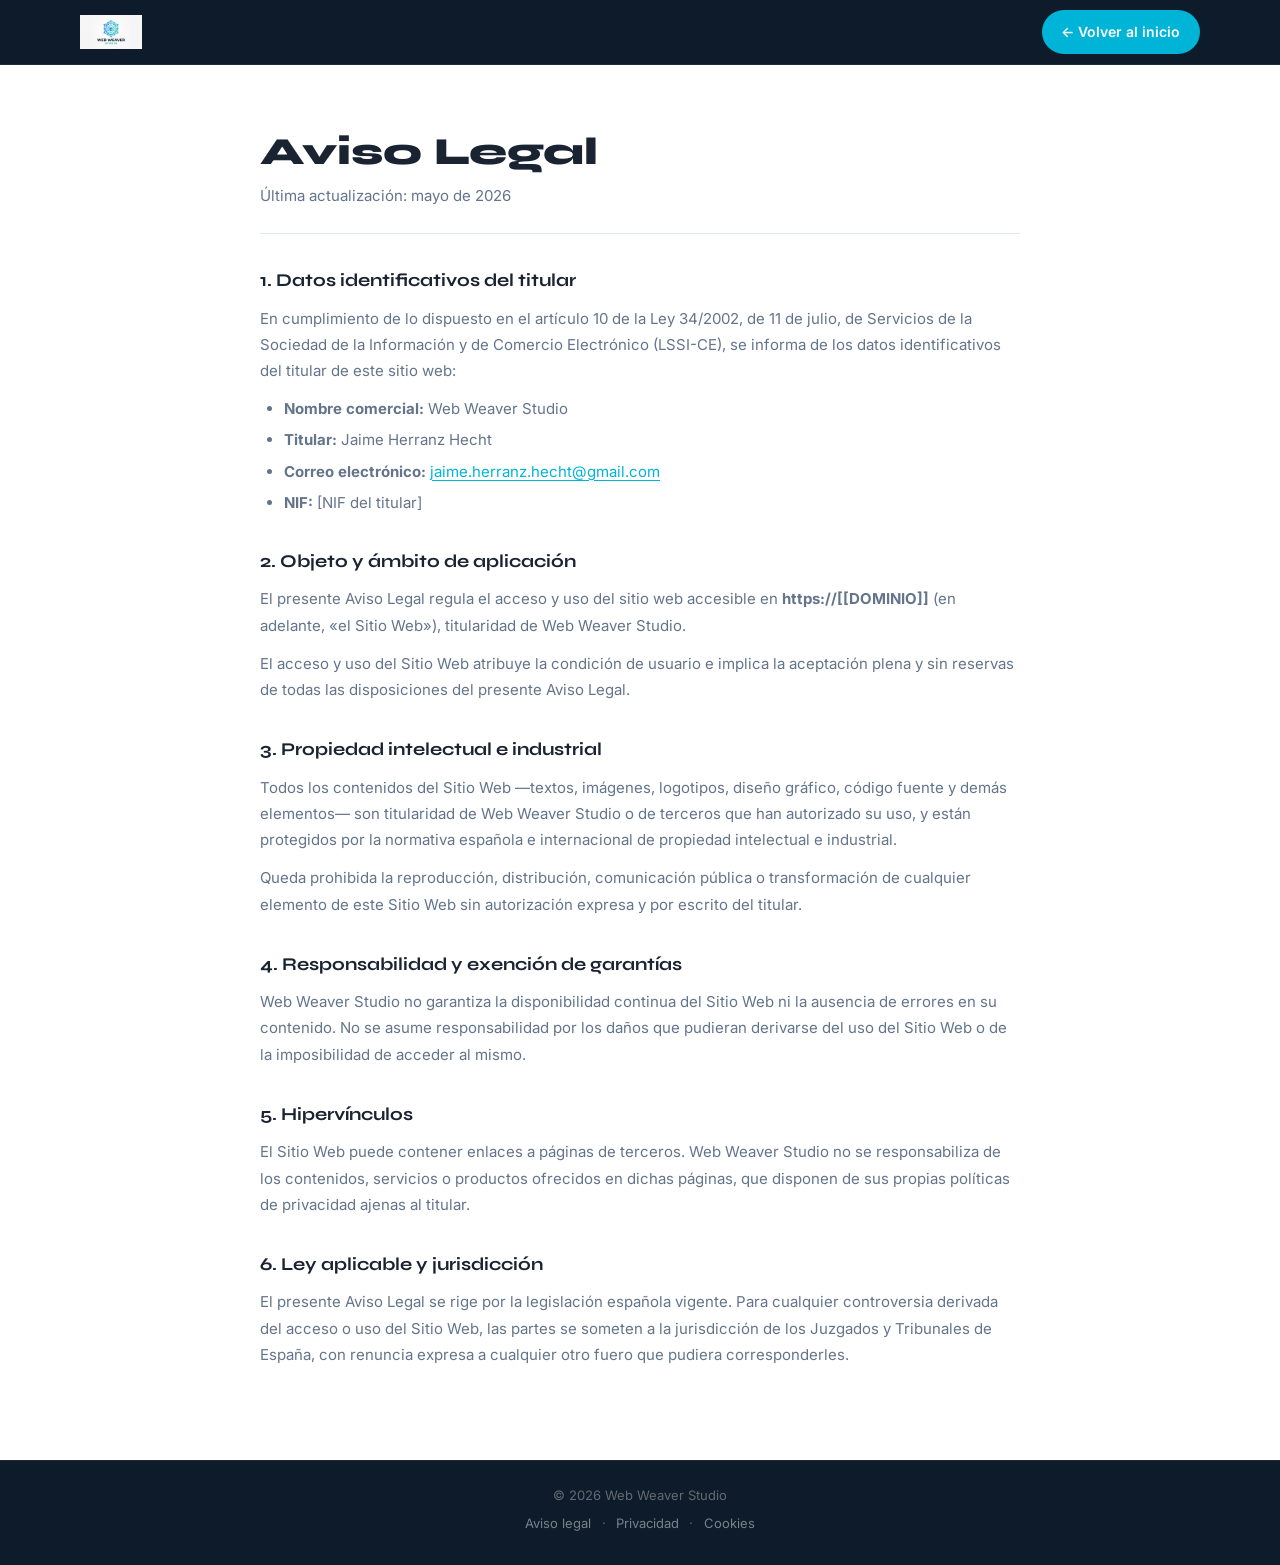
<file: aviso-legal.html>
<!DOCTYPE html>
<html lang="es">
<head>
  <meta charset="UTF-8">
  <meta name="viewport" content="width=device-width, initial-scale=1.0">
  <title>Aviso Legal — Web Weaver Studio</title>
  <meta name="robots" content="noindex, follow">
  <link rel="canonical" href="https://[[DOMINIO]]/aviso-legal.html">
  <link rel="preconnect" href="https://fonts.googleapis.com">
  <link rel="preconnect" href="https://fonts.gstatic.com" crossorigin>
  <link href="https://fonts.googleapis.com/css2?family=Syne:wght@600;700;800&family=Inter:wght@400;500;600&display=swap" rel="stylesheet">
  <link rel="stylesheet" href="css/styles.css">
</head>
<body>

  <header class="legal-header">
    <div class="container legal-header__inner">
      <a href="index.html" class="legal-header__logo" aria-label="Web Weaver Studio — inicio">
        <img src="img/logo.png" alt="Web Weaver Studio" width="140" height="42">
      </a>
      <a href="index.html" class="btn btn--primary btn--sm">← Volver al inicio</a>
    </div>
  </header>

  <main>
    <div class="container">
      <div class="legal-page">
        <h1>Aviso Legal</h1>
        <p class="legal-date">Última actualización: mayo de 2026</p>

        <h2>1. Datos identificativos del titular</h2>
        <p>En cumplimiento de lo dispuesto en el artículo 10 de la Ley 34/2002, de 11 de julio, de Servicios de la Sociedad de la Información y de Comercio Electrónico (LSSI-CE), se informa de los datos identificativos del titular de este sitio web:</p>
        <ul>
          <li><strong>Nombre comercial:</strong> Web Weaver Studio</li>
          <li><strong>Titular:</strong> Jaime Herranz Hecht</li>
          <li><strong>Correo electrónico:</strong> <a href="mailto:jaime.herranz.hecht@gmail.com">jaime.herranz.hecht@gmail.com</a></li>
          <li><strong>NIF:</strong> [NIF del titular]</li>
        </ul>

        <h2>2. Objeto y ámbito de aplicación</h2>
        <p>El presente Aviso Legal regula el acceso y uso del sitio web accesible en <strong>https://[[DOMINIO]]</strong> (en adelante, «el Sitio Web»), titularidad de Web Weaver Studio.</p>
        <p>El acceso y uso del Sitio Web atribuye la condición de usuario e implica la aceptación plena y sin reservas de todas las disposiciones del presente Aviso Legal.</p>

        <h2>3. Propiedad intelectual e industrial</h2>
        <p>Todos los contenidos del Sitio Web —textos, imágenes, logotipos, diseño gráfico, código fuente y demás elementos— son titularidad de Web Weaver Studio o de terceros que han autorizado su uso, y están protegidos por la normativa española e internacional de propiedad intelectual e industrial.</p>
        <p>Queda prohibida la reproducción, distribución, comunicación pública o transformación de cualquier elemento de este Sitio Web sin autorización expresa y por escrito del titular.</p>

        <h2>4. Responsabilidad y exención de garantías</h2>
        <p>Web Weaver Studio no garantiza la disponibilidad continua del Sitio Web ni la ausencia de errores en su contenido. No se asume responsabilidad por los daños que pudieran derivarse del uso del Sitio Web o de la imposibilidad de acceder al mismo.</p>

        <h2>5. Hipervínculos</h2>
        <p>El Sitio Web puede contener enlaces a páginas de terceros. Web Weaver Studio no se responsabiliza de los contenidos, servicios o productos ofrecidos en dichas páginas, que disponen de sus propias políticas de privacidad ajenas al titular.</p>

        <h2>6. Ley aplicable y jurisdicción</h2>
        <p>El presente Aviso Legal se rige por la legislación española vigente. Para cualquier controversia derivada del acceso o uso del Sitio Web, las partes se someten a la jurisdicción de los Juzgados y Tribunales de España, con renuncia expresa a cualquier otro fuero que pudiera corresponderles.</p>
      </div>
    </div>
  </main>

  <footer class="legal-footer">
    <div class="container">
      <p>&copy; 2026 Web Weaver Studio</p>
      <p>
        <a href="aviso-legal.html">Aviso legal</a> ·
        <a href="politica-privacidad.html">Privacidad</a> ·
        <a href="politica-cookies.html">Cookies</a>
      </p>
    </div>
  </footer>

</body>
</html>
</file>
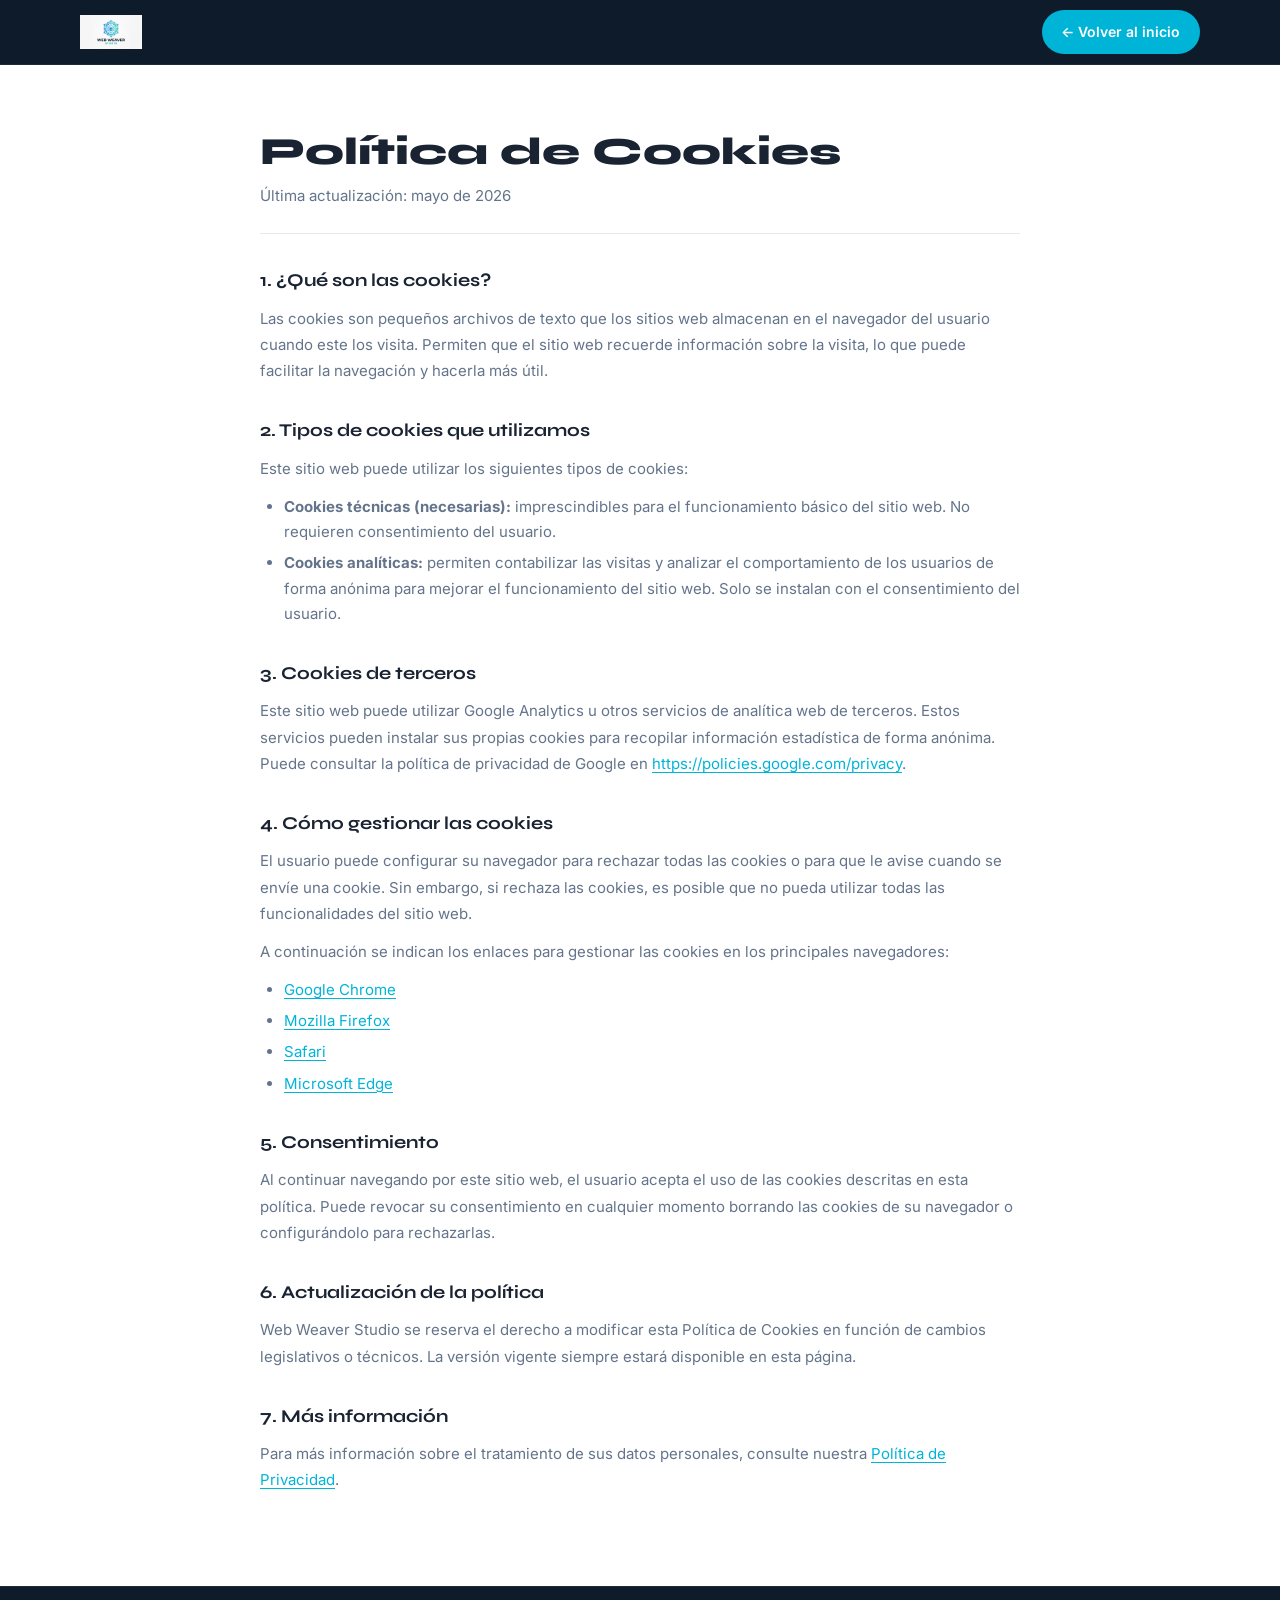
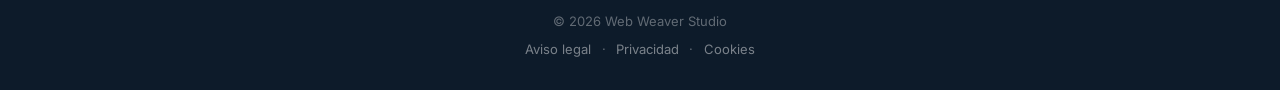
<file: politica-cookies.html>
<!DOCTYPE html>
<html lang="es">
<head>
  <meta charset="UTF-8">
  <meta name="viewport" content="width=device-width, initial-scale=1.0">
  <title>Política de Cookies — Web Weaver Studio</title>
  <meta name="robots" content="noindex, follow">
  <link rel="canonical" href="https://[[DOMINIO]]/politica-cookies.html">
  <link rel="preconnect" href="https://fonts.googleapis.com">
  <link rel="preconnect" href="https://fonts.gstatic.com" crossorigin>
  <link href="https://fonts.googleapis.com/css2?family=Syne:wght@600;700;800&family=Inter:wght@400;500;600&display=swap" rel="stylesheet">
  <link rel="stylesheet" href="css/styles.css">
</head>
<body>

  <header class="legal-header">
    <div class="container legal-header__inner">
      <a href="index.html" class="legal-header__logo" aria-label="Web Weaver Studio — inicio">
        <img src="img/logo.png" alt="Web Weaver Studio" width="140" height="42">
      </a>
      <a href="index.html" class="btn btn--primary btn--sm">← Volver al inicio</a>
    </div>
  </header>

  <main>
    <div class="container">
      <div class="legal-page">
        <h1>Política de Cookies</h1>
        <p class="legal-date">Última actualización: mayo de 2026</p>

        <h2>1. ¿Qué son las cookies?</h2>
        <p>Las cookies son pequeños archivos de texto que los sitios web almacenan en el navegador del usuario cuando este los visita. Permiten que el sitio web recuerde información sobre la visita, lo que puede facilitar la navegación y hacerla más útil.</p>

        <h2>2. Tipos de cookies que utilizamos</h2>
        <p>Este sitio web puede utilizar los siguientes tipos de cookies:</p>
        <ul>
          <li>
            <strong>Cookies técnicas (necesarias):</strong> imprescindibles para el funcionamiento básico del sitio web. No requieren consentimiento del usuario.
          </li>
          <li>
            <strong>Cookies analíticas:</strong> permiten contabilizar las visitas y analizar el comportamiento de los usuarios de forma anónima para mejorar el funcionamiento del sitio web. Solo se instalan con el consentimiento del usuario.
          </li>
        </ul>

        <h2>3. Cookies de terceros</h2>
        <p>Este sitio web puede utilizar Google Analytics u otros servicios de analítica web de terceros. Estos servicios pueden instalar sus propias cookies para recopilar información estadística de forma anónima. Puede consultar la política de privacidad de Google en <a href="https://policies.google.com/privacy" target="_blank" rel="noopener noreferrer">https://policies.google.com/privacy</a>.</p>

        <h2>4. Cómo gestionar las cookies</h2>
        <p>El usuario puede configurar su navegador para rechazar todas las cookies o para que le avise cuando se envíe una cookie. Sin embargo, si rechaza las cookies, es posible que no pueda utilizar todas las funcionalidades del sitio web.</p>
        <p>A continuación se indican los enlaces para gestionar las cookies en los principales navegadores:</p>
        <ul>
          <li><a href="https://support.google.com/chrome/answer/95647" target="_blank" rel="noopener noreferrer">Google Chrome</a></li>
          <li><a href="https://support.mozilla.org/es/kb/habilitar-y-deshabilitar-cookies-sitios-web-rastrear-preferencias" target="_blank" rel="noopener noreferrer">Mozilla Firefox</a></li>
          <li><a href="https://support.apple.com/es-es/guide/safari/sfri11471/mac" target="_blank" rel="noopener noreferrer">Safari</a></li>
          <li><a href="https://support.microsoft.com/es-es/windows/eliminar-y-administrar-cookies-168dab11-0753-043d-7c16-ede5947fc64d" target="_blank" rel="noopener noreferrer">Microsoft Edge</a></li>
        </ul>

        <h2>5. Consentimiento</h2>
        <p>Al continuar navegando por este sitio web, el usuario acepta el uso de las cookies descritas en esta política. Puede revocar su consentimiento en cualquier momento borrando las cookies de su navegador o configurándolo para rechazarlas.</p>

        <h2>6. Actualización de la política</h2>
        <p>Web Weaver Studio se reserva el derecho a modificar esta Política de Cookies en función de cambios legislativos o técnicos. La versión vigente siempre estará disponible en esta página.</p>

        <h2>7. Más información</h2>
        <p>Para más información sobre el tratamiento de sus datos personales, consulte nuestra <a href="politica-privacidad.html">Política de Privacidad</a>.</p>
      </div>
    </div>
  </main>

  <footer class="legal-footer">
    <div class="container">
      <p>&copy; 2026 Web Weaver Studio</p>
      <p>
        <a href="aviso-legal.html">Aviso legal</a> ·
        <a href="politica-privacidad.html">Privacidad</a> ·
        <a href="politica-cookies.html">Cookies</a>
      </p>
    </div>
  </footer>

</body>
</html>
</file>
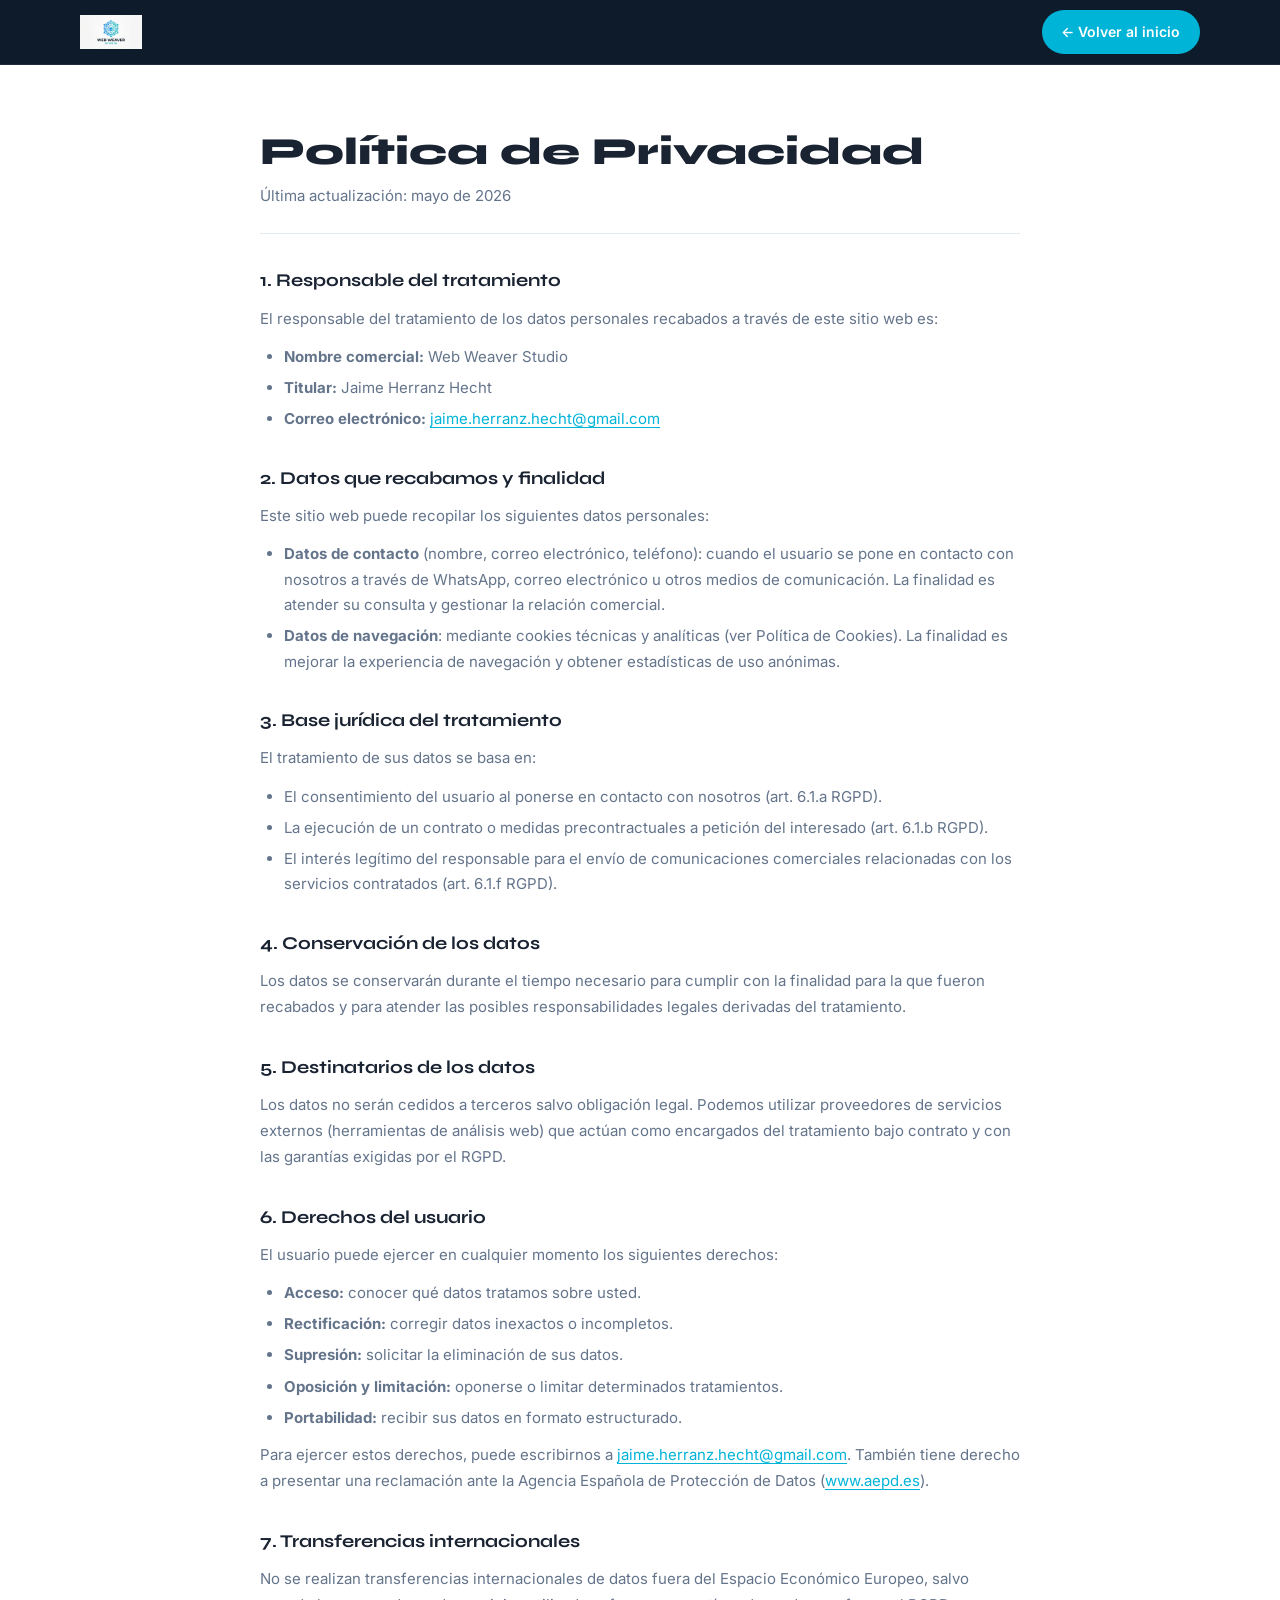
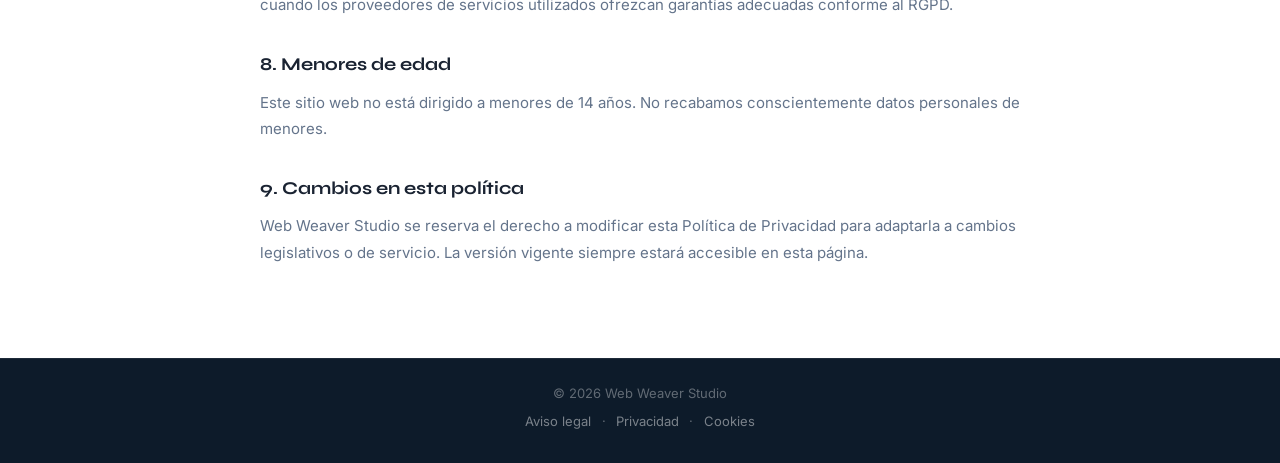
<file: politica-privacidad.html>
<!DOCTYPE html>
<html lang="es">
<head>
  <meta charset="UTF-8">
  <meta name="viewport" content="width=device-width, initial-scale=1.0">
  <title>Política de Privacidad — Web Weaver Studio</title>
  <meta name="robots" content="noindex, follow">
  <link rel="canonical" href="https://[[DOMINIO]]/politica-privacidad.html">
  <link rel="preconnect" href="https://fonts.googleapis.com">
  <link rel="preconnect" href="https://fonts.gstatic.com" crossorigin>
  <link href="https://fonts.googleapis.com/css2?family=Syne:wght@600;700;800&family=Inter:wght@400;500;600&display=swap" rel="stylesheet">
  <link rel="stylesheet" href="css/styles.css">
</head>
<body>

  <header class="legal-header">
    <div class="container legal-header__inner">
      <a href="index.html" class="legal-header__logo" aria-label="Web Weaver Studio — inicio">
        <img src="img/logo.png" alt="Web Weaver Studio" width="140" height="42">
      </a>
      <a href="index.html" class="btn btn--primary btn--sm">← Volver al inicio</a>
    </div>
  </header>

  <main>
    <div class="container">
      <div class="legal-page">
        <h1>Política de Privacidad</h1>
        <p class="legal-date">Última actualización: mayo de 2026</p>

        <h2>1. Responsable del tratamiento</h2>
        <p>El responsable del tratamiento de los datos personales recabados a través de este sitio web es:</p>
        <ul>
          <li><strong>Nombre comercial:</strong> Web Weaver Studio</li>
          <li><strong>Titular:</strong> Jaime Herranz Hecht</li>
          <li><strong>Correo electrónico:</strong> <a href="mailto:jaime.herranz.hecht@gmail.com">jaime.herranz.hecht@gmail.com</a></li>
        </ul>

        <h2>2. Datos que recabamos y finalidad</h2>
        <p>Este sitio web puede recopilar los siguientes datos personales:</p>
        <ul>
          <li><strong>Datos de contacto</strong> (nombre, correo electrónico, teléfono): cuando el usuario se pone en contacto con nosotros a través de WhatsApp, correo electrónico u otros medios de comunicación. La finalidad es atender su consulta y gestionar la relación comercial.</li>
          <li><strong>Datos de navegación</strong>: mediante cookies técnicas y analíticas (ver Política de Cookies). La finalidad es mejorar la experiencia de navegación y obtener estadísticas de uso anónimas.</li>
        </ul>

        <h2>3. Base jurídica del tratamiento</h2>
        <p>El tratamiento de sus datos se basa en:</p>
        <ul>
          <li>El consentimiento del usuario al ponerse en contacto con nosotros (art. 6.1.a RGPD).</li>
          <li>La ejecución de un contrato o medidas precontractuales a petición del interesado (art. 6.1.b RGPD).</li>
          <li>El interés legítimo del responsable para el envío de comunicaciones comerciales relacionadas con los servicios contratados (art. 6.1.f RGPD).</li>
        </ul>

        <h2>4. Conservación de los datos</h2>
        <p>Los datos se conservarán durante el tiempo necesario para cumplir con la finalidad para la que fueron recabados y para atender las posibles responsabilidades legales derivadas del tratamiento.</p>

        <h2>5. Destinatarios de los datos</h2>
        <p>Los datos no serán cedidos a terceros salvo obligación legal. Podemos utilizar proveedores de servicios externos (herramientas de análisis web) que actúan como encargados del tratamiento bajo contrato y con las garantías exigidas por el RGPD.</p>

        <h2>6. Derechos del usuario</h2>
        <p>El usuario puede ejercer en cualquier momento los siguientes derechos:</p>
        <ul>
          <li><strong>Acceso:</strong> conocer qué datos tratamos sobre usted.</li>
          <li><strong>Rectificación:</strong> corregir datos inexactos o incompletos.</li>
          <li><strong>Supresión:</strong> solicitar la eliminación de sus datos.</li>
          <li><strong>Oposición y limitación:</strong> oponerse o limitar determinados tratamientos.</li>
          <li><strong>Portabilidad:</strong> recibir sus datos en formato estructurado.</li>
        </ul>
        <p>Para ejercer estos derechos, puede escribirnos a <a href="mailto:jaime.herranz.hecht@gmail.com">jaime.herranz.hecht@gmail.com</a>. También tiene derecho a presentar una reclamación ante la Agencia Española de Protección de Datos (<a href="https://www.aepd.es" target="_blank" rel="noopener noreferrer">www.aepd.es</a>).</p>

        <h2>7. Transferencias internacionales</h2>
        <p>No se realizan transferencias internacionales de datos fuera del Espacio Económico Europeo, salvo cuando los proveedores de servicios utilizados ofrezcan garantías adecuadas conforme al RGPD.</p>

        <h2>8. Menores de edad</h2>
        <p>Este sitio web no está dirigido a menores de 14 años. No recabamos conscientemente datos personales de menores.</p>

        <h2>9. Cambios en esta política</h2>
        <p>Web Weaver Studio se reserva el derecho a modificar esta Política de Privacidad para adaptarla a cambios legislativos o de servicio. La versión vigente siempre estará accesible en esta página.</p>
      </div>
    </div>
  </main>

  <footer class="legal-footer">
    <div class="container">
      <p>&copy; 2026 Web Weaver Studio</p>
      <p>
        <a href="aviso-legal.html">Aviso legal</a> ·
        <a href="politica-privacidad.html">Privacidad</a> ·
        <a href="politica-cookies.html">Cookies</a>
      </p>
    </div>
  </footer>

</body>
</html>
</file>
<file: css/styles.css>
/* ============================================================
   WEB WEAVER STUDIO — styles.css
   Includes: main site + legal pages
   ============================================================ */

/* --- VARIABLES --- */
:root {
  --clr-dark:        #0d1b2a;
  --clr-dark-2:      #162536;
  --clr-dark-3:      #1d3248;
  --clr-blue:        #0077b6;
  --clr-blue-hover:  #005f92;
  --clr-teal:        #00b4d8;
  --clr-teal-light:  #90e0ef;
  --clr-teal-pale:   #caf0f8;
  --clr-light:       #f0f8fb;
  --clr-lighter:     #e8f4f8;
  --clr-white:       #ffffff;
  --clr-text:        #1a2332;
  --clr-text-muted:  #64748b;
  --clr-border:      #e2eaf0;
  --clr-whatsapp:    #25d366;
  --clr-whatsapp-h:  #1ebe5d;

  --font-heading: 'Syne', sans-serif;
  --font-body:    'Inter', sans-serif;

  --shadow-sm:   0 1px 3px rgba(0,0,0,0.07);
  --shadow-md:   0 4px 16px rgba(0,0,0,0.09);
  --shadow-lg:   0 8px 32px rgba(0,0,0,0.13);
  --shadow-teal: 0 4px 24px rgba(0,180,216,0.25);

  --radius:    10px;
  --radius-lg: 20px;
  --max-width: 1200px;
  --ease:      0.22s ease;
}

/* --- RESET --- */
*, *::before, *::after { box-sizing: border-box; margin: 0; padding: 0; }

html {
  scroll-behavior: smooth;
  font-size: 16px;
}

body {
  font-family: var(--font-body);
  color: var(--clr-text);
  background: var(--clr-white);
  line-height: 1.65;
  -webkit-font-smoothing: antialiased;
}

img    { max-width: 100%; height: auto; display: block; }
a      { text-decoration: none; color: inherit; }
ul     { list-style: none; }
button { cursor: pointer; border: none; background: none; font-family: inherit; }
details summary { cursor: pointer; list-style: none; }
details summary::-webkit-details-marker { display: none; }

/* --- CONTAINER --- */
.container {
  width: 100%;
  max-width: var(--max-width);
  margin: 0 auto;
  padding: 0 1.25rem;
}
@media (min-width: 768px)  { .container { padding: 0 2rem; } }
@media (min-width: 1024px) { .container { padding: 0 2.5rem; } }

/* --- BUTTONS --- */
.btn {
  display: inline-flex;
  align-items: center;
  justify-content: center;
  gap: 0.5rem;
  font-family: var(--font-body);
  font-weight: 600;
  border-radius: 50px;
  transition: background var(--ease), transform var(--ease), box-shadow var(--ease);
  cursor: pointer;
  white-space: nowrap;
  border: 2px solid transparent;
  text-decoration: none;
}
.btn:active { transform: scale(0.97); }

.btn--sm  { padding: 0.5rem 1.1rem; font-size: 0.875rem; }
.btn--md  { padding: 0.65rem 1.4rem; font-size: 0.9375rem; }
.btn--lg  { padding: 0.85rem 1.8rem; font-size: 1rem; }
.btn--xl  { padding: 1rem 2.2rem; font-size: 1.0625rem; }
.btn--full { width: 100%; }

.btn--whatsapp {
  background: var(--clr-whatsapp);
  color: #fff;
}
.btn--whatsapp:hover {
  background: var(--clr-whatsapp-h);
  box-shadow: 0 4px 18px rgba(37,211,102,0.35);
  transform: translateY(-1px);
}

.btn--primary {
  background: var(--clr-teal);
  color: #fff;
}
.btn--primary:hover {
  background: var(--clr-blue);
  box-shadow: var(--shadow-teal);
  transform: translateY(-1px);
}

.btn--ghost {
  background: transparent;
  color: rgba(255,255,255,0.85);
  border-color: rgba(255,255,255,0.35);
}
.btn--ghost:hover {
  background: rgba(255,255,255,0.10);
  border-color: rgba(255,255,255,0.6);
  color: #fff;
}

/* --- FADE-IN ANIMATION --- */
.fade-in {
  opacity: 0;
  transform: translateY(22px);
  transition: opacity 0.55s ease, transform 0.55s ease;
}
.fade-in.visible {
  opacity: 1;
  transform: translateY(0);
}

/* --- SECTION SHARED --- */
.section {
  padding: 5rem 0;
}

.section__header {
  text-align: center;
  margin-bottom: 3rem;
}

.section__label {
  display: inline-block;
  font-size: 0.75rem;
  font-weight: 600;
  letter-spacing: 0.12em;
  text-transform: uppercase;
  color: var(--clr-teal);
  background: rgba(0,180,216,0.10);
  border: 1px solid rgba(0,180,216,0.25);
  padding: 0.3rem 0.85rem;
  border-radius: 50px;
  margin-bottom: 1rem;
}
.section__label--light {
  color: var(--clr-teal-light);
  background: rgba(0,180,216,0.12);
  border-color: rgba(0,180,216,0.30);
}

.section__title {
  font-family: var(--font-heading);
  font-size: clamp(1.75rem, 3.5vw, 2.5rem);
  font-weight: 700;
  color: var(--clr-text);
  line-height: 1.2;
  margin-bottom: 0.75rem;
}
.section__title--light { color: var(--clr-white); }

.section__desc {
  font-size: 1.0625rem;
  color: var(--clr-text-muted);
  max-width: 560px;
  margin: 0 auto;
}

.section__header--light .section__desc { color: rgba(255,255,255,0.70); }


/* ============================================================
   HEADER
   ============================================================ */
.header {
  position: sticky;
  top: 0;
  z-index: 100;
  background: rgba(13,27,42,0.97);
  backdrop-filter: blur(10px);
  border-bottom: 1px solid rgba(255,255,255,0.07);
  transition: box-shadow var(--ease);
}
.header.scrolled {
  box-shadow: 0 2px 20px rgba(0,0,0,0.35);
}

.header__inner {
  display: flex;
  align-items: center;
  gap: 1rem;
  height: 68px;
}

.header__logo img {
  height: 38px;
  width: auto;
  border-radius: 6px;
}

.nav {
  flex: 1;
  display: flex;
  justify-content: center;
}
.nav__list {
  display: flex;
  gap: 0.25rem;
}
.nav__link {
  font-size: 0.9rem;
  font-weight: 500;
  color: rgba(255,255,255,0.75);
  padding: 0.45rem 0.85rem;
  border-radius: 6px;
  transition: color var(--ease), background var(--ease);
}
.nav__link:hover,
.nav__link.active {
  color: var(--clr-teal);
  background: rgba(0,180,216,0.10);
}

.header__cta { margin-left: auto; }

.nav-toggle {
  display: none;
  flex-direction: column;
  gap: 5px;
  padding: 6px;
  margin-left: auto;
}
.nav-toggle span {
  display: block;
  width: 24px;
  height: 2px;
  background: rgba(255,255,255,0.85);
  border-radius: 2px;
  transition: transform var(--ease), opacity var(--ease);
}

@media (max-width: 767px) {
  .nav {
    position: fixed;
    inset: 68px 0 0;
    background: var(--clr-dark);
    flex-direction: column;
    justify-content: flex-start;
    padding: 2rem 1.5rem;
    transform: translateX(100%);
    transition: transform 0.3s ease;
    border-top: 1px solid rgba(255,255,255,0.08);
  }
  .nav.is-open { transform: translateX(0); }
  .nav__list { flex-direction: column; gap: 0.25rem; }
  .nav__link { font-size: 1.1rem; padding: 0.75rem 1rem; }
  .nav-toggle { display: flex; }
  .header__cta { display: none; }
}


/* ============================================================
   HERO
   ============================================================ */
.hero {
  position: relative;
  background: var(--clr-dark);
  overflow: hidden;
  min-height: 90vh;
  display: flex;
  align-items: center;
  padding: 6rem 0 5rem;
}

.hero__bg {
  position: absolute;
  inset: 0;
  pointer-events: none;
}
.hero__web-svg {
  position: absolute;
  right: -5%;
  top: 50%;
  transform: translateY(-50%);
  width: min(600px, 80vw);
  opacity: 0.6;
}

.hero__inner {
  position: relative;
  z-index: 1;
  display: flex;
  flex-direction: column;
  align-items: center;
  text-align: center;
}

.hero__badge {
  display: inline-block;
  font-size: 0.75rem;
  font-weight: 600;
  letter-spacing: 0.12em;
  text-transform: uppercase;
  color: var(--clr-teal);
  background: rgba(0,180,216,0.12);
  border: 1px solid rgba(0,180,216,0.30);
  padding: 0.35rem 0.9rem;
  border-radius: 50px;
  margin-bottom: 1.25rem;
}

.hero__title {
  font-family: var(--font-heading);
  font-size: clamp(2.25rem, 5vw, 3.75rem);
  font-weight: 800;
  color: var(--clr-white);
  line-height: 1.1;
  margin-bottom: 1.25rem;
}

.hero__subtitle {
  font-size: clamp(1rem, 1.8vw, 1.175rem);
  color: rgba(255,255,255,0.72);
  max-width: 600px;
  margin-bottom: 2rem;
  line-height: 1.7;
}
.hero__subtitle strong {
  color: var(--clr-teal);
  font-weight: 600;
}

.hero__actions {
  display: flex;
  flex-wrap: wrap;
  gap: 0.875rem;
  margin-bottom: 1.5rem;
}

.hero__note {
  font-size: 0.8rem;
  color: rgba(255,255,255,0.40);
  letter-spacing: 0.04em;
}

.hero__visual {
  display: flex;
  align-items: center;
  justify-content: center;
  position: relative;
}
.hero__logo-glow {
  position: absolute;
  width: 300px;
  height: 300px;
  background: radial-gradient(circle, rgba(0,180,216,0.18) 0%, transparent 70%);
  border-radius: 50%;
  pointer-events: none;
}
.hero__logo-img {
  width: min(320px, 80%);
  filter: drop-shadow(0 0 40px rgba(0,180,216,0.30));
  animation: hero-float 6s ease-in-out infinite;
}

@keyframes hero-float {
  0%, 100% { transform: translateY(0); }
  50%       { transform: translateY(-12px); }
}

@media (max-width: 899px) {
  .hero { padding: 5rem 0 4rem; min-height: auto; }
  .hero__web-svg { width: 90vw; opacity: 0.25; }
}


/* ============================================================
   PROCESO
   ============================================================ */
.proceso { background: var(--clr-white); }

.proceso__grid {
  display: grid;
  grid-template-columns: 1fr auto 1fr auto 1fr;
  gap: 0;
  align-items: start;
}

.proceso__step {
  text-align: center;
  padding: 0 1rem;
}

.proceso__number {
  font-family: var(--font-heading);
  font-size: 3rem;
  font-weight: 800;
  color: var(--clr-teal);
  opacity: 0.25;
  line-height: 1;
  margin-bottom: 0.75rem;
}

.proceso__step-title {
  font-family: var(--font-heading);
  font-size: 1.125rem;
  font-weight: 700;
  color: var(--clr-text);
  margin-bottom: 0.6rem;
}

.proceso__step p {
  font-size: 0.9375rem;
  color: var(--clr-text-muted);
  line-height: 1.6;
}

.proceso__connector {
  width: 2px;
  height: 60px;
  background: linear-gradient(to bottom, var(--clr-teal), var(--clr-blue));
  opacity: 0.30;
  margin: 2.5rem 0 0;
  align-self: flex-start;
  transform: rotate(90deg);
  flex-shrink: 0;
}

@media (max-width: 767px) {
  .proceso__grid {
    grid-template-columns: 1fr;
    gap: 0;
  }
  .proceso__connector {
    width: 2px;
    height: 40px;
    transform: none;
    margin: 0 auto;
  }
  .proceso__step { padding: 1.25rem 0; }
}


/* ============================================================
   QUÉ INCLUYE
   ============================================================ */
.incluye { background: var(--clr-light); }

.incluye__grid {
  display: grid;
  grid-template-columns: repeat(auto-fit, minmax(280px, 1fr));
  gap: 1rem;
}

.incluye__item {
  display: flex;
  gap: 1rem;
  align-items: flex-start;
  background: var(--clr-white);
  border: 1px solid var(--clr-border);
  border-radius: var(--radius);
  padding: 1.25rem 1.25rem;
  transition: box-shadow var(--ease), border-color var(--ease), transform var(--ease);
}
.incluye__item:hover {
  box-shadow: var(--shadow-md);
  border-color: rgba(0,180,216,0.35);
  transform: translateY(-2px);
}

.incluye__icon {
  flex-shrink: 0;
  width: 44px;
  height: 44px;
  background: linear-gradient(135deg, rgba(0,180,216,0.12), rgba(0,119,182,0.08));
  border-radius: 10px;
  display: flex;
  align-items: center;
  justify-content: center;
  color: var(--clr-teal);
}

.incluye__text h3 {
  font-family: var(--font-heading);
  font-size: 0.9375rem;
  font-weight: 700;
  color: var(--clr-text);
  margin-bottom: 0.2rem;
}
.incluye__text p {
  font-size: 0.875rem;
  color: var(--clr-text-muted);
  line-height: 1.55;
}


/* ============================================================
   PRECIO
   ============================================================ */
.precio {
  background: var(--clr-dark);
}

.precio__wrapper {
  display: flex;
  justify-content: center;
}

.precio__card {
  background: var(--clr-dark-2);
  border: 1px solid rgba(0,180,216,0.25);
  border-radius: var(--radius-lg);
  padding: 2.5rem;
  max-width: 500px;
  width: 100%;
  box-shadow: 0 0 60px rgba(0,180,216,0.08);
}

.precio__top {
  text-align: center;
  margin-bottom: 2rem;
  padding-bottom: 2rem;
  border-bottom: 1px solid rgba(255,255,255,0.08);
}

.precio__row {
  display: flex;
  flex-direction: column;
  align-items: center;
  gap: 0.2rem;
}

.precio__amount {
  font-family: var(--font-heading);
  font-size: 2.25rem;
  font-weight: 800;
  color: rgba(255,255,255,0.70);
}
.precio__amount--main {
  font-size: 3.5rem;
  color: var(--clr-teal);
}
.precio__mes {
  font-size: 1.5rem;
  color: var(--clr-teal-light);
}

.precio__period {
  font-size: 0.8125rem;
  color: rgba(255,255,255,0.45);
  letter-spacing: 0.03em;
}

.precio__plus {
  font-size: 1.5rem;
  color: rgba(255,255,255,0.25);
  font-weight: 300;
  margin: 0.5rem 0;
}

.precio__list {
  list-style: none;
  margin-bottom: 2rem;
  display: flex;
  flex-direction: column;
  gap: 0.7rem;
}
.precio__list li {
  display: flex;
  align-items: center;
  gap: 0.625rem;
  font-size: 0.9375rem;
  color: rgba(255,255,255,0.80);
}
.precio__list li svg {
  color: var(--clr-teal);
  flex-shrink: 0;
}

.precio__nota {
  margin-top: 1rem;
  text-align: center;
  font-size: 0.8rem;
  color: rgba(255,255,255,0.35);
}

@media (max-width: 479px) {
  .precio__card { padding: 1.75rem 1.25rem; }
  .precio__amount--main { font-size: 2.75rem; }
}


/* ============================================================
   PARA QUIÉN
   ============================================================ */
.paraquien { background: var(--clr-white); }

.paraquien__grid {
  display: grid;
  grid-template-columns: repeat(auto-fill, minmax(160px, 1fr));
  gap: 0.875rem;
}

.paraquien__item {
  display: flex;
  flex-direction: column;
  align-items: center;
  gap: 0.5rem;
  text-align: center;
  padding: 1.25rem 0.75rem;
  background: var(--clr-light);
  border: 1px solid var(--clr-border);
  border-radius: var(--radius);
  font-size: 0.875rem;
  font-weight: 500;
  color: var(--clr-text);
  transition: background var(--ease), border-color var(--ease), transform var(--ease);
}
.paraquien__item:hover {
  background: var(--clr-lighter);
  border-color: rgba(0,180,216,0.35);
  transform: translateY(-2px);
}
.paraquien__item span:first-child { font-size: 1.75rem; }

.paraquien__item--more {
  background: linear-gradient(135deg, rgba(0,180,216,0.10), rgba(0,119,182,0.08));
  border-color: rgba(0,180,216,0.30);
  color: var(--clr-teal);
  font-weight: 600;
}
.paraquien__item--more span:first-child {
  font-size: 1.75rem;
  font-weight: 700;
  color: var(--clr-teal);
}


/* ============================================================
   EJEMPLOS
   ============================================================ */
.ejemplos { background: var(--clr-light); }

.ejemplos__grid {
  display: grid;
  grid-template-columns: repeat(auto-fill, minmax(300px, 1fr));
  gap: 1.25rem;
}

.ejemplo__card {
  background: var(--clr-white);
  border: 1px solid var(--clr-border);
  border-radius: var(--radius-lg);
  overflow: hidden;
  transition: box-shadow var(--ease), transform var(--ease), border-color var(--ease);
}
.ejemplo__card:hover {
  box-shadow: var(--shadow-lg);
  transform: translateY(-3px);
  border-color: rgba(0,180,216,0.30);
}

.ejemplo__preview {
  position: relative;
  height: 180px;
  display: flex;
  align-items: flex-end;
  padding: 1rem;
}

.ejemplo__preview--fontaneria {
  background: linear-gradient(135deg, rgba(0,119,182,0.55) 0%, rgba(0,180,216,0.45) 100%), url('../img/ejemplo-fontaneria.jpg') center/cover no-repeat;
}
.ejemplo__preview--taller {
  background: linear-gradient(135deg, rgba(181,69,27,0.55) 0%, rgba(224,123,57,0.45) 100%), url('../img/ejemplo-taller.jpg') center/cover no-repeat;
}
.ejemplo__preview--plagas {
  background: linear-gradient(135deg, rgba(27,67,50,0.55) 0%, rgba(64,145,108,0.45) 100%), url('../img/ejemplo-plagas.jpg') center/cover no-repeat;
}
.ejemplo__preview--antiguedades {
  background: linear-gradient(135deg, rgba(92,51,23,0.55) 0%, rgba(160,113,58,0.45) 100%), url('../img/ejemplo-antiguedades.jpg') center/cover no-repeat;
}
.ejemplo__preview--bar {
  background: linear-gradient(135deg, rgba(123,29,29,0.55) 0%, rgba(192,57,43,0.45) 100%), url('../img/ejemplo-bar.jpg') center/cover no-repeat;
}

.ejemplo__badge {
  display: inline-block;
  font-size: 0.7rem;
  font-weight: 600;
  letter-spacing: 0.08em;
  text-transform: uppercase;
  color: rgba(255,255,255,0.90);
  background: rgba(0,0,0,0.30);
  backdrop-filter: blur(4px);
  padding: 0.25rem 0.7rem;
  border-radius: 50px;
  border: 1px solid rgba(255,255,255,0.20);
}

.ejemplo__body {
  padding: 1.25rem 1.25rem 1.5rem;
}
.ejemplo__body h3 {
  font-family: var(--font-heading);
  font-size: 1.0625rem;
  font-weight: 700;
  color: var(--clr-text);
  margin-bottom: 0.35rem;
}
.ejemplo__body p {
  font-size: 0.875rem;
  color: var(--clr-text-muted);
  line-height: 1.55;
}

.ejemplo__card--cta {
  background: linear-gradient(135deg, var(--clr-dark) 0%, var(--clr-dark-3) 100%);
  border-color: rgba(0,180,216,0.25);
  display: flex;
  align-items: center;
  justify-content: center;
  min-height: 260px;
}
.ejemplo__cta-inner {
  text-align: center;
  padding: 2rem;
}
.ejemplo__cta-inner p {
  font-family: var(--font-heading);
  font-size: 1.125rem;
  font-weight: 700;
  color: rgba(255,255,255,0.80);
  margin-bottom: 1.25rem;
}


/* ============================================================
   FAQ
   ============================================================ */
.faq { background: var(--clr-white); }

.faq__list {
  max-width: 720px;
  margin: 0 auto;
  display: flex;
  flex-direction: column;
  gap: 0.625rem;
}

.faq__item {
  border: 1px solid var(--clr-border);
  border-radius: var(--radius);
  overflow: hidden;
  transition: border-color var(--ease), box-shadow var(--ease);
}
.faq__item[open] {
  border-color: rgba(0,180,216,0.40);
  box-shadow: 0 0 0 3px rgba(0,180,216,0.07);
}

.faq__question {
  display: flex;
  align-items: center;
  justify-content: space-between;
  gap: 1rem;
  padding: 1.1rem 1.25rem;
  font-weight: 600;
  font-size: 0.9375rem;
  color: var(--clr-text);
  background: var(--clr-white);
  transition: background var(--ease);
  user-select: none;
}
.faq__question:hover { background: var(--clr-light); }
.faq__item[open] .faq__question { color: var(--clr-teal); }

.faq__icon {
  flex-shrink: 0;
  width: 24px;
  height: 24px;
  border-radius: 50%;
  background: var(--clr-light);
  border: 1px solid var(--clr-border);
  display: flex;
  align-items: center;
  justify-content: center;
  font-size: 1.1rem;
  font-weight: 300;
  color: var(--clr-text-muted);
  transition: background var(--ease), transform var(--ease), color var(--ease);
}
.faq__icon::after { content: '+'; }
.faq__item[open] .faq__icon {
  background: rgba(0,180,216,0.12);
  border-color: rgba(0,180,216,0.30);
  color: var(--clr-teal);
  transform: rotate(45deg);
}

.faq__answer {
  padding: 0 1.25rem 1.1rem;
  font-size: 0.9375rem;
  color: var(--clr-text-muted);
  line-height: 1.7;
  border-top: 1px solid var(--clr-border);
  padding-top: 1rem;
}


/* ============================================================
   CONTACTO
   ============================================================ */
.contacto {
  background: linear-gradient(135deg, var(--clr-dark) 0%, var(--clr-dark-3) 100%);
  text-align: center;
}

.contacto__inner {
  max-width: 580px;
  margin: 0 auto;
}

.contacto__title {
  font-family: var(--font-heading);
  font-size: clamp(1.75rem, 3.5vw, 2.5rem);
  font-weight: 800;
  color: var(--clr-white);
  margin-bottom: 1rem;
  line-height: 1.2;
}

.contacto__subtitle {
  font-size: 1.0625rem;
  color: rgba(255,255,255,0.65);
  margin-bottom: 2rem;
  line-height: 1.7;
}

.contacto__email {
  margin-top: 1.25rem;
  font-size: 0.9rem;
  color: rgba(255,255,255,0.45);
}
.contacto__email a {
  color: var(--clr-teal-light);
  text-decoration: underline;
  text-underline-offset: 3px;
  transition: color var(--ease);
}
.contacto__email a:hover { color: var(--clr-teal); }


/* ============================================================
   FOOTER
   ============================================================ */
.footer {
  background: var(--clr-dark);
  border-top: 1px solid rgba(255,255,255,0.07);
  padding: 3rem 0 2rem;
}

.footer__inner {
  display: flex;
  flex-direction: column;
  align-items: center;
  gap: 1.1rem;
  text-align: center;
}

.footer__logo img { height: 36px; width: auto; }

.footer__tagline {
  font-size: 0.875rem;
  color: rgba(255,255,255,0.40);
}

.footer__nav {
  display: flex;
  flex-wrap: wrap;
  justify-content: center;
  gap: 0.25rem 1.25rem;
}
.footer__nav a {
  font-size: 0.8125rem;
  color: rgba(255,255,255,0.45);
  transition: color var(--ease);
}
.footer__nav a:hover { color: var(--clr-teal-light); }

.footer__copy {
  font-size: 0.8rem;
  color: rgba(255,255,255,0.25);
}


/* ============================================================
   PÁGINAS LEGALES
   ============================================================ */
.legal-header {
  background: var(--clr-dark);
  border-bottom: 1px solid rgba(255,255,255,0.07);
  padding: 0;
}
.legal-header__inner {
  display: flex;
  align-items: center;
  justify-content: space-between;
  height: 64px;
}
.legal-header__logo img { height: 34px; width: auto; }

.legal-page {
  max-width: 760px;
  margin: 0 auto;
  padding: 4rem 0 5rem;
}

.legal-page h1 {
  font-family: var(--font-heading);
  font-size: clamp(1.75rem, 3vw, 2.5rem);
  font-weight: 800;
  color: var(--clr-text);
  margin-bottom: 0.5rem;
  line-height: 1.2;
}

.legal-date {
  font-size: 0.875rem;
  color: var(--clr-text-muted);
  margin-bottom: 2.5rem;
  padding-bottom: 1.5rem;
  border-bottom: 1px solid var(--clr-border);
}

.legal-page h2 {
  font-family: var(--font-heading);
  font-size: 1.125rem;
  font-weight: 700;
  color: var(--clr-text);
  margin-top: 2rem;
  margin-bottom: 0.6rem;
}

.legal-page p {
  font-size: 0.9375rem;
  color: var(--clr-text-muted);
  line-height: 1.75;
  margin-bottom: 0.75rem;
}

.legal-page ul {
  list-style: disc;
  padding-left: 1.5rem;
  margin-bottom: 0.75rem;
}
.legal-page ul li {
  font-size: 0.9375rem;
  color: var(--clr-text-muted);
  line-height: 1.7;
  margin-bottom: 0.35rem;
}

.legal-page a {
  color: var(--clr-teal);
  text-decoration: underline;
  text-underline-offset: 3px;
}
.legal-page a:hover { color: var(--clr-blue); }

.legal-footer {
  background: var(--clr-dark);
  border-top: 1px solid rgba(255,255,255,0.07);
  padding: 1.5rem 0;
  text-align: center;
}
.legal-footer p {
  font-size: 0.8125rem;
  color: rgba(255,255,255,0.35);
  margin-bottom: 0.4rem;
}
.legal-footer a {
  color: rgba(255,255,255,0.45);
  transition: color var(--ease);
  margin: 0 0.4rem;
}
.legal-footer a:hover { color: var(--clr-teal-light); }


/* ============================================================
   MAGIC MCP — UI/UX IMPROVEMENTS
   ============================================================ */

/* --- Hero: dot grid background overlay --- */
.hero__bg::after {
  content: '';
  position: absolute;
  inset: 0;
  background-image:
    radial-gradient(circle, rgba(0,180,216,0.18) 1px, transparent 1px);
  background-size: 44px 44px;
  -webkit-mask-image: radial-gradient(ellipse 80% 70% at 60% 50%, black 20%, transparent 80%);
  mask-image: radial-gradient(ellipse 80% 70% at 60% 50%, black 20%, transparent 80%);
  pointer-events: none;
}

/* --- Hero: gradient clip text on title --- */
.hero__title {
  background: linear-gradient(135deg, #ffffff 0%, #caf0f8 45%, #00b4d8 100%);
  -webkit-background-clip: text;
  -webkit-text-fill-color: transparent;
  background-clip: text;
}

/* --- Hero: animated pulsing badge dot --- */
.hero__badge {
  display: inline-flex;
  align-items: center;
  gap: 0.5rem;
}
.hero__badge-dot {
  flex-shrink: 0;
  width: 7px;
  height: 7px;
  border-radius: 50%;
  background: var(--clr-teal);
  animation: badge-pulse 2.4s ease-in-out infinite;
}
@keyframes badge-pulse {
  0%, 100% { opacity: 1;   box-shadow: 0 0 0 0   rgba(0,180,216,0.55); }
  50%       { opacity: 0.5; box-shadow: 0 0 0 5px rgba(0,180,216,0); }
}

/* --- Hero: larger, softer logo glow --- */
.hero__logo-glow {
  width: 400px;
  height: 400px;
  background: radial-gradient(circle, rgba(0,180,216,0.20) 0%, rgba(0,119,182,0.08) 45%, transparent 70%);
}

/* --- Proceso: step numbers as styled circles --- */
.proceso__number {
  display: inline-flex;
  align-items: center;
  justify-content: center;
  width: 58px;
  height: 58px;
  border-radius: 50%;
  border: 2px solid rgba(0,180,216,0.35);
  background: linear-gradient(135deg, rgba(0,180,216,0.12), rgba(0,119,182,0.06));
  font-size: 1.2rem;
  font-weight: 800;
  color: var(--clr-teal);
  opacity: 1;
  margin: 0 auto 1rem;
  box-shadow: 0 0 0 7px rgba(0,180,216,0.05), 0 4px 16px rgba(0,180,216,0.12);
  transition: box-shadow var(--ease), border-color var(--ease);
}
.proceso__step:hover .proceso__number {
  border-color: rgba(0,180,216,0.65);
  box-shadow: 0 0 0 10px rgba(0,180,216,0.07), 0 4px 20px rgba(0,180,216,0.20);
}

/* --- Proceso: connector line --- */
.proceso__connector {
  opacity: 0.22;
  background: linear-gradient(to right, var(--clr-teal), var(--clr-blue));
}

/* --- Pricing card: gradient frame border wrapper --- */
.precio__frame {
  background: linear-gradient(
    145deg,
    rgba(0,180,216,0.70) 0%,
    rgba(0,119,182,0.25) 50%,
    rgba(0,180,216,0.70) 100%
  );
  border-radius: calc(var(--radius-lg) + 2px);
  padding: 1.5px;
  box-shadow: 0 0 80px rgba(0,180,216,0.12), 0 0 40px rgba(0,180,216,0.08);
}
.precio__card {
  border: none;
  border-radius: var(--radius-lg);
  box-shadow: none;
}

/* --- Pricing: setup fee visual separator --- */
.precio__top {
  position: relative;
}
.precio__plus {
  font-size: 1.25rem;
  color: rgba(255,255,255,0.20);
  font-weight: 300;
  margin: 0.75rem 0;
  letter-spacing: 0.05em;
}
.precio__amount {
  font-size: 2rem;
  color: rgba(255,255,255,0.55);
}

/* --- FAQ: button-based accordion, smooth animation --- */
.faq__question {
  width: 100%;
  text-align: left;
  background: var(--clr-white);
  border-radius: var(--radius);
}
.faq__answer {
  max-height: 0;
  overflow: hidden;
  transition:
    max-height 0.40s cubic-bezier(0.4, 0, 0.2, 1),
    opacity    0.30s ease,
    padding    0.30s ease;
  opacity: 0;
  border-top: none;
  padding: 0 1.25rem;
}
.faq__item.is-open .faq__answer {
  max-height: 380px;
  opacity: 1;
  padding: 1rem 1.25rem 1.25rem;
  border-top: 1px solid var(--clr-border);
}
.faq__item.is-open {
  border-color: rgba(0,180,216,0.40);
  box-shadow: 0 0 0 3px rgba(0,180,216,0.07);
}
.faq__item.is-open .faq__question {
  color: var(--clr-teal);
  border-radius: var(--radius) var(--radius) 0 0;
}
.faq__item.is-open .faq__icon {
  background: rgba(0,180,216,0.12);
  border-color: rgba(0,180,216,0.30);
  color: var(--clr-teal);
  transform: rotate(45deg);
}

/* --- Floating WhatsApp button --- */
.wa-float {
  position: fixed;
  bottom: 1.75rem;
  right: 1.75rem;
  z-index: 200;
  width: 58px;
  height: 58px;
  border-radius: 50%;
  background: var(--clr-whatsapp);
  color: #fff;
  display: flex;
  align-items: center;
  justify-content: center;
  text-decoration: none;
  box-shadow:
    0 4px 20px rgba(37,211,102,0.45),
    0 2px 8px  rgba(0,0,0,0.18);
  transition: transform var(--ease), box-shadow var(--ease);
  animation: wa-bounce-in 0.55s 1.8s both cubic-bezier(0.34, 1.56, 0.64, 1);
}
.wa-float:hover {
  transform: scale(1.11) translateY(-2px);
  box-shadow:
    0 8px 32px rgba(37,211,102,0.55),
    0 2px 12px rgba(0,0,0,0.22);
}
.wa-float::before {
  content: '';
  position: absolute;
  inset: -5px;
  border-radius: 50%;
  background: rgba(37,211,102,0.22);
  animation: wa-ring 2.6s ease-in-out 2.4s infinite;
  pointer-events: none;
}
@keyframes wa-bounce-in {
  from { opacity: 0; transform: scale(0.2) translateY(24px); }
  to   { opacity: 1; transform: scale(1) translateY(0); }
}
@keyframes wa-ring {
  0%   { transform: scale(1);    opacity: 0.55; }
  70%  { transform: scale(1.40); opacity: 0; }
  100% { transform: scale(1.40); opacity: 0; }
}

/* --- Incluye: icon glow on hover --- */
.incluye__item:hover .incluye__icon {
  background: linear-gradient(135deg, rgba(0,180,216,0.24), rgba(0,119,182,0.14));
  box-shadow: 0 0 18px rgba(0,180,216,0.22);
  transition: background var(--ease), box-shadow var(--ease);
}

/* --- Ejemplos: gradient overlay on preview images --- */
.ejemplo__preview {
  position: relative;
}
.ejemplo__preview::after {
  content: '';
  position: absolute;
  inset: 0;
  background: linear-gradient(to top, rgba(0,0,0,0.38) 0%, transparent 55%);
  pointer-events: none;
}
.ejemplo__preview .ejemplo__badge {
  position: relative;
  z-index: 1;
}

/* --- Paraquien: emoji bounce on hover --- */
.paraquien__item span:first-child {
  display: inline-block;
  transition: transform 0.25s cubic-bezier(0.34, 1.56, 0.64, 1);
}
.paraquien__item:hover span:first-child {
  transform: scale(1.25) rotate(-8deg);
}

/* --- Contact section: radial glow background --- */
.contacto__inner {
  position: relative;
}
.contacto__inner::before {
  content: '';
  position: absolute;
  top: 50%;
  left: 50%;
  transform: translate(-50%, -50%);
  width: 560px;
  height: 400px;
  border-radius: 50%;
  background: radial-gradient(ellipse, rgba(0,180,216,0.07) 0%, transparent 70%);
  pointer-events: none;
}

/* --- Nav toggle: animated hamburger → X --- */
.nav-toggle.is-open span:nth-child(1) { transform: translateY(7px) rotate(45deg); }
.nav-toggle.is-open span:nth-child(2) { opacity: 0; transform: scaleX(0); }
.nav-toggle.is-open span:nth-child(3) { transform: translateY(-7px) rotate(-45deg); }

/* --- Scroll progress bar at the top --- */
.scroll-progress {
  position: fixed;
  top: 0;
  left: 0;
  height: 2.5px;
  width: 0%;
  background: linear-gradient(90deg, var(--clr-teal), var(--clr-blue));
  z-index: 9999;
  transition: width 0.1s linear;
}

/* --- Stagger delay utilities for grids --- */
.incluye__item:nth-child(1)  { transition-delay: 0.05s; }
.incluye__item:nth-child(2)  { transition-delay: 0.10s; }
.incluye__item:nth-child(3)  { transition-delay: 0.15s; }
.incluye__item:nth-child(4)  { transition-delay: 0.20s; }
.incluye__item:nth-child(5)  { transition-delay: 0.25s; }
.incluye__item:nth-child(6)  { transition-delay: 0.30s; }
.incluye__item:nth-child(7)  { transition-delay: 0.35s; }
.incluye__item:nth-child(8)  { transition-delay: 0.40s; }

.paraquien__item:nth-child(1)  { transition-delay: 0.04s; }
.paraquien__item:nth-child(2)  { transition-delay: 0.08s; }
.paraquien__item:nth-child(3)  { transition-delay: 0.12s; }
.paraquien__item:nth-child(4)  { transition-delay: 0.16s; }
.paraquien__item:nth-child(5)  { transition-delay: 0.20s; }
.paraquien__item:nth-child(6)  { transition-delay: 0.24s; }
.paraquien__item:nth-child(7)  { transition-delay: 0.28s; }
.paraquien__item:nth-child(8)  { transition-delay: 0.32s; }
.paraquien__item:nth-child(9)  { transition-delay: 0.36s; }
.paraquien__item:nth-child(10) { transition-delay: 0.40s; }
</file>
